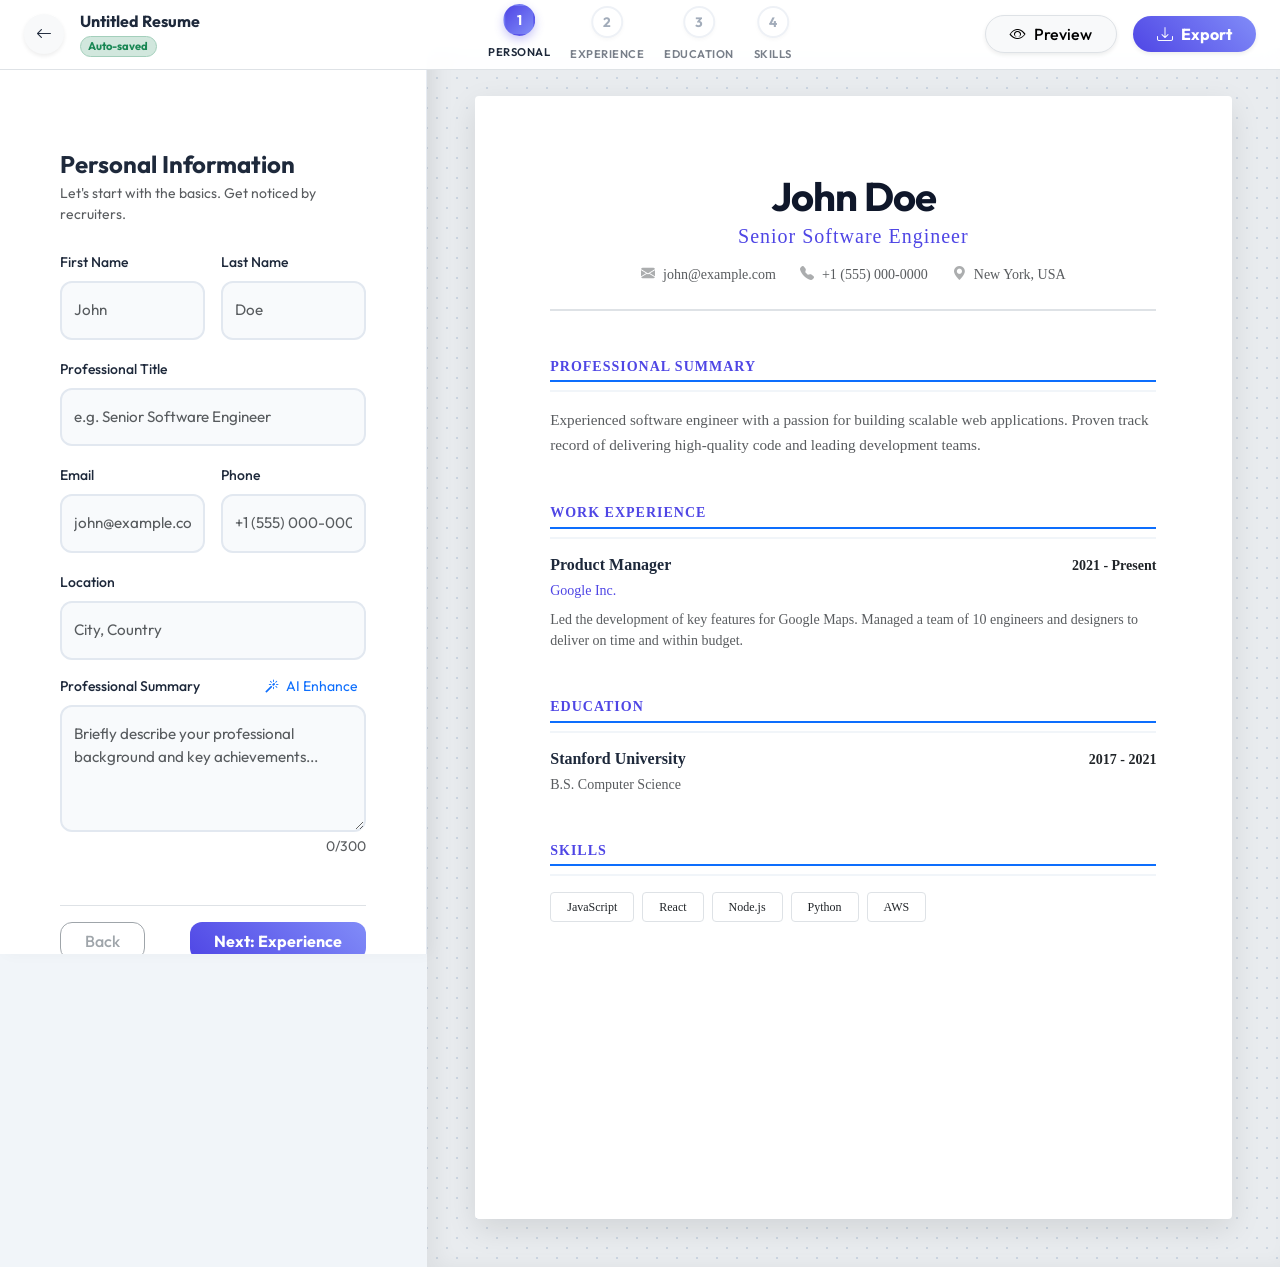
<file: frontend/builder.html>
<!DOCTYPE html>
<html lang="en">

<head>
    <meta charset="UTF-8">
    <meta name="viewport" content="width=device-width, initial-scale=1.0">
    <title>Resume Builder | ONLYJOBS</title>
    <!-- Google Fonts -->
    <link rel="preconnect" href="https://fonts.googleapis.com">
    <link rel="preconnect" href="https://fonts.gstatic.com" crossorigin>
    <link href="https://fonts.googleapis.com/css2?family=Outfit:wght@300;400;500;600;700&display=swap" rel="stylesheet">
    <!-- Bootstrap 5 CSS -->
    <link href="https://cdn.jsdelivr.net/npm/bootstrap@5.3.0/dist/css/bootstrap.min.css" rel="stylesheet">
    <!-- Bootstrap Icons -->
    <link rel="stylesheet" href="https://cdn.jsdelivr.net/npm/bootstrap-icons@1.10.5/font/bootstrap-icons.css">
    <!-- Custom CSS -->
    <link rel="stylesheet" href="style.css">
</head>

<body class="builder-body">

    <!-- Builder Header -->
    <nav class="navbar navbar-expand-lg glass-nav fixed-top border-bottom" style="height: 70px;">
        <div class="container-fluid px-4">
            <div class="d-flex align-items-center gap-3">
                <a href="dashboard.html" class="btn btn-outline-secondary rounded-circle shadow-sm border-0 bg-light"
                    style="width: 40px; height: 40px; display: flex; align-items: center; justify-content: center;">
                    <i class="bi bi-arrow-left"></i>
                </a>
                <div>
                    <h6 class="fw-bold mb-0">Untitled Resume</h6>
                    <span
                        class="badge bg-success-subtle text-success border border-success-subtle rounded-pill user-select-none"
                        style="font-size: 0.7rem;">Auto-saved</span>
                </div>
            </div>

            <div class="d-none d-lg-flex align-items-center position-absolute start-50 translate-middle-x">

                <div class="step-indicator active" data-step="1">
                    <div class="step-number">1</div>
                    <span class="step-label">Personal</span>
                </div>
                <div class="step-line"></div>

                <div class="step-indicator" data-step="2">
                    <div class="step-number">2</div>
                    <span class="step-label">Experience</span>
                </div>
                <div class="step-line"></div>

                <div class="step-indicator" data-step="3">
                    <div class="step-number">3</div>
                    <span class="step-label">Education</span>
                </div>
                <div class="step-line"></div>

                <div class="step-indicator" data-step="4">
                    <div class="step-number">4</div>
                    <span class="step-label">Skills</span>
                </div>

            </div>

            <div class="d-flex align-items-center gap-3">
                <button id="previewBtn" class="btn btn-light fw-medium rounded-pill px-4 shadow-sm border">
                    <i class="bi bi-eye me-2"></i>Preview
                </button>
                <button id="exportBtn" type="button"
                    class="btn btn-primary btn-gradient fw-bold rounded-pill px-4 shadow-sm">
                    <i class="bi bi-download me-2"></i>Export
                </button>
            </div>
        </div>
    </nav>

    <!-- Main Builder Area -->
    <div class="container-fluid min-vh-100 pt-0 mt-0">
        <div class="row h-100">

            <!-- Left Panel: Form Wizard -->
            <div class="col-lg-5 col-xl-4 builder-sidebar h-100 overflow-y-auto pb-5 custom-scrollbar pt-5 mt-4"
                style="position: fixed; top: 30px; bottom: 0; left: 0; z-index: 10;">
                <div class="p-4 p-md-5 pt-4">
                    <form id="resumeForm">

                        <!-- Step 1: Personal Info -->
                        <div class="wizard-step" data-step="1">
                            <h4 class="fw-bold mb-1">Personal Information</h4>
                            <p class="text-muted small mb-4">Let's start with the basics. Get noticed by recruiters.</p>

                            <div class="row g-3">
                                <div class="col-md-6">
                                    <label class="form-label fw-medium small">First Name</label>
                                    <input type="text" id="firstName" class="form-control" name="firstName"
                                        placeholder="John">
                                </div>
                                <div class="col-md-6">
                                    <label class="form-label fw-medium small">Last Name</label>
                                    <input type="text" id="lastName" class="form-control" name="lastName"
                                        placeholder="Doe">
                                </div>
                                <div class="col-12">
                                    <label class="form-label fw-medium small">Professional Title</label>
                                    <input type="text" id="jobTitle" class="form-control" name="jobTitle"
                                        placeholder="e.g. Senior Software Engineer">
                                </div>
                                <div class="col-md-6">
                                    <label class="form-label fw-medium small">Email</label>
                                    <input type="email" id="email" class="form-control" name="email"
                                        placeholder="john@example.com">
                                </div>
                                <div class="col-md-6">
                                    <label class="form-label fw-medium small">Phone</label>
                                    <input type="tel" id="phone" class="form-control" name="phone"
                                        placeholder="+1 (555) 000-0000">
                                </div>
                                <div class="col-12">
                                    <label class="form-label fw-medium small">Location</label>
                                    <input type="text" id="location" class="form-control" name="location"
                                        placeholder="City, Country">
                                </div>

                                <div class="col-12">
                                    <div class="d-flex justify-content-between align-items-center mb-2">
                                        <label class="form-label fw-medium small mb-0">Professional Summary</label>
                                        <button type="button" id="aiEnhanceSummary"
                                            class="btn btn-sm btn-outline-primary rounded-pill border-0 py-0">
                                            <i class="bi bi-magic me-1"></i> AI Enhance
                                        </button>
                                    </div>

                                    <textarea id="summaryInput" class="form-control" name="summary" rows="4"
                                        placeholder="Briefly describe your professional background and key achievements..."></textarea>

                                    <div class="form-text text-end" id="summaryCounter">0/300</div>
                                </div>

                            </div>
                        </div>

                        <!-- Step 2: Experience -->
                        <div class="wizard-step d-none" data-step="2">
                            <h4 class="fw-bold mb-1">Work Experience</h4>
                            <p class="text-muted small mb-4">Add your relevant work history.</p>

                            <div id="experienceContainer">
                                <!-- Dynamic Experience Items will go here -->
                                <div class="experience-item border rounded-3 p-3 mb-3 bg-light-subtle">
                                    <div class="row g-3">
                                        <div class="col-12">
                                            <label class="form-label fw-medium small">Job Title</label>
                                            <input type="text" class="form-control" placeholder="e.g. Product Manager">
                                        </div>
                                        <div class="col-12">
                                            <label class="form-label fw-medium small">Company</label>
                                            <input type="text" class="form-control" placeholder="e.g. Google">
                                        </div>
                                        <div class="col-md-6">
                                            <label class="form-label fw-medium small">Start Date</label>
                                            <input type="month" class="form-control">
                                        </div>
                                        <div class="col-md-6">
                                            <label class="form-label fw-medium small">End Date</label>
                                            <input type="month" class="form-control">
                                        </div>
                                        <div class="col-12">
                                            <div class="form-check">
                                                <input class="form-check-input" type="checkbox" id="currentJob">
                                                <label class="form-check-label small" for="currentJob">I currently work
                                                    here</label>
                                            </div>
                                        </div>
                                        <div class="col-12">
                                            <label class="form-label fw-medium small">Description</label>
                                            <textarea class="form-control" rows="3"
                                                placeholder="Describe your responsibilities and achievements..."></textarea>
                                        </div>
                                    </div>
                                </div>
                            </div>

                            <button type="button" class="btn btn-outline-primary w-100 border-dashed fw-medium py-2">
                                <i class="bi bi-plus-lg me-1"></i> Add Another Position
                            </button>
                        </div>

                        <!-- Step 3: Education -->
                        <div class="wizard-step d-none" data-step="3">
                            <h4 class="fw-bold mb-1">Education</h4>
                            <p class="text-muted small mb-4">List your academic background.</p>

                            <div id="educationContainer">
                                <div class="education-item border rounded-3 p-3 mb-3 bg-light-subtle">
                                    <div class="row g-3">
                                        <div class="col-12">
                                            <label class="form-label fw-medium small">School / University</label>
                                            <input type="text" class="form-control"
                                                placeholder="e.g. Stanford University">
                                        </div>
                                        <div class="col-12">
                                            <label class="form-label fw-medium small">Degree</label>
                                            <input type="text" class="form-control"
                                                placeholder="e.g. Bachelor of Science in Computer Science">
                                        </div>
                                        <div class="col-md-6">
                                            <label class="form-label fw-medium small">Start Date</label>
                                            <input type="month" class="form-control">
                                        </div>
                                        <div class="col-md-6">
                                            <label class="form-label fw-medium small">End Date</label>
                                            <input type="month" class="form-control">
                                        </div>
                                    </div>
                                </div>
                            </div>

                            <button type="button" class="btn btn-outline-primary w-100 border-dashed fw-medium py-2">
                                <i class="bi bi-plus-lg me-1"></i> Add Another School
                            </button>
                        </div>

                        <!-- Step 4: Skills -->
                        <div class="wizard-step d-none" data-step="4">
                            <h4 class="fw-bold mb-1">Skills</h4>
                            <p class="text-muted small mb-4">Highlight your top skills.</p>

                            <div class="mb-3">
                                <label class="form-label fw-medium small">Add Skills</label>
                                <div class="input-group mb-3">
                                    <input type="text" class="form-control"
                                        placeholder="e.g. Python, Leadership, Adobe XD">
                                    <button class="btn btn-outline-primary" type="button">Add</button>
                                </div>
                            </div>

                            <div class="d-flex flex-wrap gap-2" id="skillsContainer">
                                <span
                                    class="badge bg-primary-subtle text-primary border px-3 py-2 rounded-pill d-flex align-items-center gap-2">
                                    JavaScript <i class="bi bi-x cursor-pointer"></i>
                                </span>
                                <span
                                    class="badge bg-primary-subtle text-primary border px-3 py-2 rounded-pill d-flex align-items-center gap-2">
                                    React <i class="bi bi-x cursor-pointer"></i>
                                </span>
                                <span
                                    class="badge bg-primary-subtle text-primary border px-3 py-2 rounded-pill d-flex align-items-center gap-2">
                                    Node.js <i class="bi bi-x cursor-pointer"></i>
                                </span>
                            </div>
                        </div>

                        <!-- Navigation Buttons -->
                        <div class="d-flex justify-content-between mt-5 pt-3 border-top">
                            <button type="button" class="btn btn-outline-secondary px-4 fw-medium" id="prevBtn"
                                disabled>Back</button>
                            <button type="button" class="btn btn-primary btn-gradient px-4 fw-bold" id="nextBtn">Next:
                                Experience</button>
                        </div>

                    </form>
                </div>
            </div>

            <!-- Right Panel: Live Preview -->
            <div class="col-lg-7 col-xl-8 offset-lg-5 offset-xl-4 preview-container min-vh-100 d-flex justify-content-center p-5 pt-5 mt-5"
                style="z-index: 1;">
                <div class="resume-paper" id="resumePreview">
                    <!-- Resume Header -->
                    <div class="text-center mb-5 pb-4 border-bottom border-2">
                        <h1 class="display-5 fw-bold mb-1" id="previewName">John Doe</h1>
                        <p class="text-primary h5 mb-3 fw-medium letter-spacing-1" id="previewTitle">Senior Software
                            Engineer</p>

                        <div class="d-flex justify-content-center gap-4 text-muted small">
                            <span id="previewEmail" class="d-flex align-items-center gap-1">
                                <i class="bi bi-envelope-fill text-muted opacity-50 me-1"></i> john@example.com
                            </span>
                            <span id="previewPhone" class="d-flex align-items-center gap-1">
                                <i class="bi bi-telephone-fill text-muted opacity-50 me-1"></i> +1 (555) 000-0000
                            </span>
                            <span id="previewLocation" class="d-flex align-items-center gap-1">
                                <i class="bi bi-geo-alt-fill text-muted opacity-50 me-1"></i> New York, USA
                            </span>
                        </div>
                    </div>

                    <!-- Summary -->
                    <div class="mb-5">
                        <div class="resume-section-header">
                            <h6 class="fw-bold text-uppercase text-primary small mb-0 letter-spacing-1 spacing-header">
                                Professional Summary</h6>
                        </div>
                        <p class="text-muted" id="previewSummary" style="font-size: 0.95rem; line-height: 1.6;">
                            Experienced software engineer with a passion for building scalable web applications. Proven
                            track record of delivering high-quality code and leading development teams.
                        </p>
                    </div>

                    <!-- Experience -->
                    <div class="mb-5">
                        <div class="resume-section-header">
                            <h6 class="fw-bold text-uppercase text-primary small mb-0 letter-spacing-1 spacing-header">
                                Work Experience</h6>
                        </div>
                        <div id="previewExperience">
                            <div class="mb-4">
                                <div class="d-flex justify-content-between mb-1">
                                    <span class="fw-bold h6 mb-0">Product Manager</span>
                                    <span class="fw-bold small text-dark">2021 - Present</span>
                                </div>
                                <div class="text-primary small fw-medium mb-2">Google Inc.</div>
                                <p class="text-muted small mb-0" style="line-height: 1.5;">Led the development of key
                                    features for Google Maps. Managed a team of 10 engineers and designers to deliver on
                                    time and within budget.</p>
                            </div>
                        </div>
                    </div>

                    <!-- Education -->
                    <div class="mb-5">
                        <div class="resume-section-header">
                            <h6 class="fw-bold text-uppercase text-primary small mb-0 letter-spacing-1 spacing-header">
                                Education</h6>
                        </div>
                        <div id="previewEducation">
                            <div class="mb-3">
                                <div class="d-flex justify-content-between mb-1">
                                    <span class="fw-bold h6 mb-0">Stanford University</span>
                                    <span class="fw-bold small text-dark">2017 - 2021</span>
                                </div>
                                <div class="text-muted small">B.S. Computer Science</div>
                            </div>
                        </div>
                    </div>

                    <!-- Skills -->
                    <div>
                        <div class="resume-section-header">
                            <h6 class="fw-bold text-uppercase text-primary small mb-0 letter-spacing-1 spacing-header">
                                Skills</h6>
                        </div>
                        <div class="d-flex flex-wrap gap-2" id="previewSkills">
                            <span
                                class="badge bg-white text-dark fw-normal border px-3 py-2 rounded-1">JavaScript</span>
                            <span class="badge bg-white text-dark fw-normal border px-3 py-2 rounded-1">React</span>
                            <span class="badge bg-white text-dark fw-normal border px-3 py-2 rounded-1">Node.js</span>
                            <span class="badge bg-white text-dark fw-normal border px-3 py-2 rounded-1">Python</span>
                            <span class="badge bg-white text-dark fw-normal border px-3 py-2 rounded-1">AWS</span>
                        </div>
                    </div>

                </div>
            </div>

        </div>
    </div>

    <!-- Bootstrap JS Bundle -->
    <script src="https://cdn.jsdelivr.net/npm/bootstrap@5.3.0/dist/js/bootstrap.bundle.min.js"></script>
    <script src="script.js"></script>
</body>

</html>
</file>
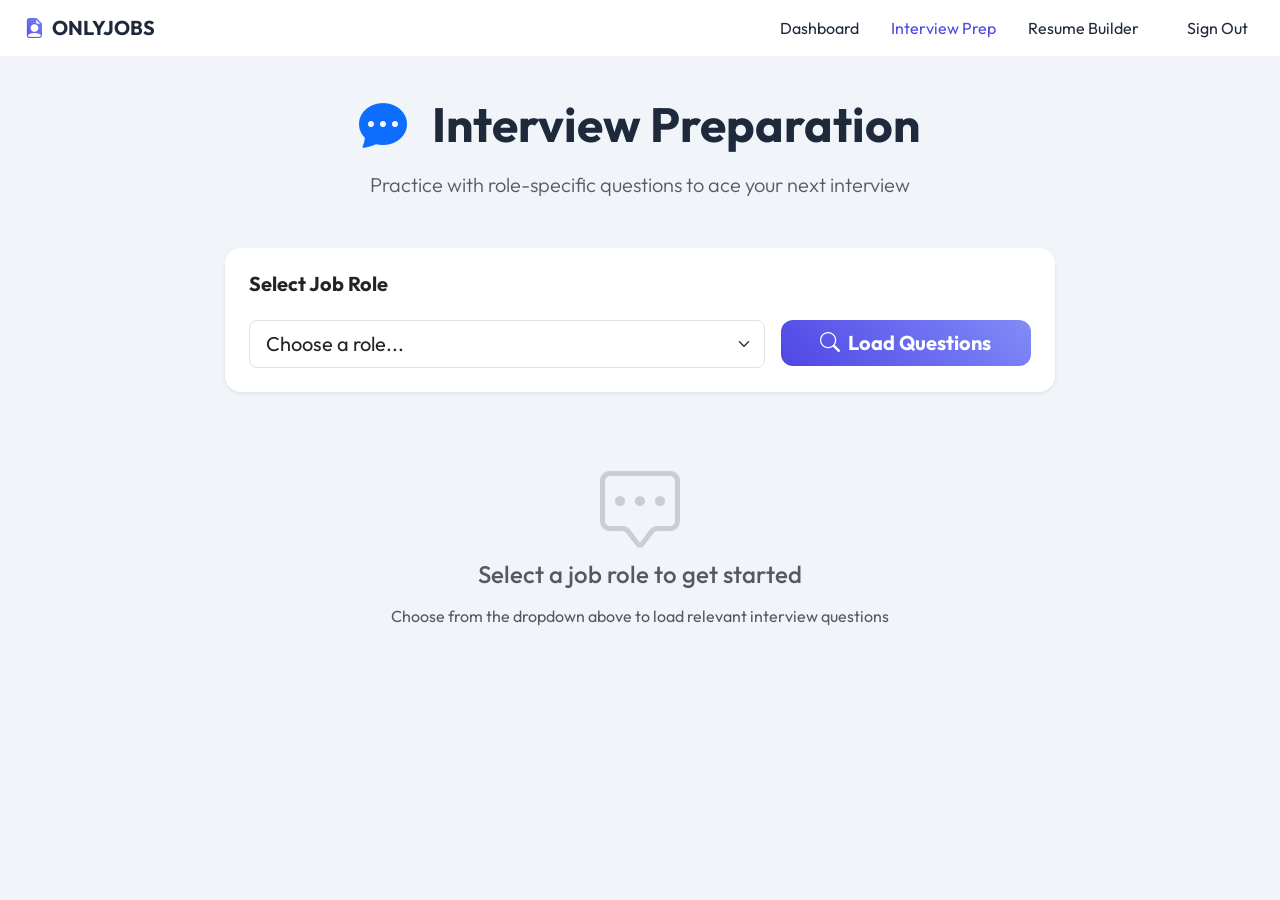
<file: frontend/interview.html>
<!DOCTYPE html>
<html lang="en">

<head>
    <meta charset="UTF-8">
    <meta name="viewport" content="width=device-width, initial-scale=1.0">
    <title>Interview Prep | ONLYJOBS</title>
    <link rel="preconnect" href="https://fonts.googleapis.com">
    <link rel="preconnect" href="https://fonts.gstatic.com" crossorigin>
    <link href="https://fonts.googleapis.com/css2?family=Outfit:wght@300;400;500;600;700&display=swap" rel="stylesheet">
    <link href="https://cdn.jsdelivr.net/npm/bootstrap@5.3.0/dist/css/bootstrap.min.css" rel="stylesheet">
    <link rel="stylesheet" href="https://cdn.jsdelivr.net/npm/bootstrap-icons@1.10.5/font/bootstrap-icons.css">
    <link rel="stylesheet" href="style.css">
</head>

<body class="dashboard-body">

    <nav class="navbar navbar-expand-lg navbar-dark glass-nav fixed-top">
        <div class="container-fluid px-4">
            <a class="navbar-brand fw-bold d-flex align-items-center gap-2" href="index.html">
                <i class="bi bi-file-earmark-person-fill text-primary-gradient"></i> ONLYJOBS
            </a>
            <button class="navbar-toggler" type="button" data-bs-toggle="collapse" data-bs-target="#navbarNav">
                <span class="navbar-toggler-icon"></span>
            </button>
            <div class="collapse navbar-collapse" id="navbarNav">
                <ul class="navbar-nav ms-auto align-items-center gap-3">
                    <li class="nav-item">
                        <a class="nav-link" href="dashboard">Dashboard</a>
                    </li>
                    <li class="nav-item">
                        <a class="nav-link active" href="interview">Interview Prep</a>
                    </li>
                    <li class="nav-item">
                        <a class="nav-link" href="builder">Resume Builder</a>
                    </li>
                    <li class="nav-item ms-lg-3">
                        <a class="nav-link text-danger" href="index.html">Sign Out</a>
                    </li>
                </ul>
            </div>
        </div>
    </nav>

    <div class="container-fluid pt-5 mt-5 pb-5">
        <div class="row justify-content-center">
            <div class="col-lg-10 col-xl-8">

                <!-- Header Section -->
                <div class="text-center mb-5">
                    <h1 class="display-5 fw-bold mb-3">
                        <i class="bi bi-chat-dots-fill text-primary me-3"></i>
                        Interview Preparation
                    </h1>
                    <p class="lead text-muted">Practice with role-specific questions to ace your next interview</p>
                </div>

                <!-- Job Title Selection -->
                <div class="card border-0 shadow-sm feature-card mb-4">
                    <div class="card-body p-4">
                        <h5 class="fw-bold mb-4">Select Job Role</h5>
                        <div class="row g-3">
                            <div class="col-md-8">
                                <select class="form-select form-select-lg" id="jobRoleSelect">
                                    <option value="">Choose a role...</option>
                                    <option value="Frontend Web Developer">Frontend Web Developer</option>
                                    <option value="Web Developer">Web Developer</option>
                                    <option value="Social Media Manager">Social Media Manager</option>
                                    <option value="Network Engineer">Network Engineer</option>
                                    <option value="Quality Control Manager">Quality Control Manager</option>
                                    <option value="Generic">Other / General Questions</option>
                                </select>
                            </div>
                            <div class="col-md-4">
                                <button class="btn btn-primary btn-lg w-100 fw-bold btn-gradient" id="loadQuestionsBtn">
                                    <i class="bi bi-search me-2"></i>Load Questions
                                </button>
                            </div>
                        </div>
                    </div>
                </div>

                <!-- Loading State -->
                <div id="loadingState" class="text-center py-5 d-none">
                    <div class="spinner-border text-primary" role="status">
                        <span class="visually-hidden">Loading...</span>
                    </div>
                    <p class="text-muted mt-3">Loading interview questions...</p>
                </div>

                <!-- Questions Display -->
                <div id="questionsContainer" class="d-none">

                    <!-- Technical Questions -->
                    <div class="card border-0 shadow-sm feature-card mb-4">
                        <div class="card-header bg-transparent border-0 pt-4 px-4">
                            <h5 class="fw-bold mb-0">
                                <i class="bi bi-code-square text-primary me-2"></i>
                                Technical Questions
                            </h5>
                        </div>
                        <div class="card-body px-4 pb-4">
                            <div id="technicalQuestions" class="list-group list-group-flush">
                                <!-- Questions will be inserted here -->
                            </div>
                        </div>
                    </div>

                    <!-- Behavioral Questions -->
                    <div class="card border-0 shadow-sm feature-card mb-4">
                        <div class="card-header bg-transparent border-0 pt-4 px-4">
                            <h5 class="fw-bold mb-0">
                                <i class="bi bi-people-fill text-success me-2"></i>
                                Behavioral Questions
                            </h5>
                        </div>
                        <div class="card-body px-4 pb-4">
                            <div id="behavioralQuestions" class="list-group list-group-flush">
                                <!-- Questions will be inserted here -->
                            </div>
                        </div>
                    </div>

                    <!-- Situational Questions -->
                    <div class="card border-0 shadow-sm feature-card mb-4">
                        <div class="card-header bg-transparent border-0 pt-4 px-4">
                            <h5 class="fw-bold mb-0">
                                <i class="bi bi-lightbulb-fill text-warning me-2"></i>
                                Situational Questions
                            </h5>
                        </div>
                        <div class="card-body px-4 pb-4">
                            <div id="situationalQuestions" class="list-group list-group-flush">
                                <!-- Questions will be inserted here -->
                            </div>
                        </div>
                    </div>

                    <!-- Action Buttons -->
                    <div class="text-center mt-4">
                        <button class="btn btn-outline-primary btn-lg px-5 rounded-pill me-3" id="refreshQuestionsBtn">
                            <i class="bi bi-arrow-clockwise me-2"></i>Get Different Questions
                        </button>
                        <button class="btn btn-outline-secondary btn-lg px-5 rounded-pill" onclick="window.print()">
                            <i class="bi bi-printer me-2"></i>Print Questions
                        </button>
                    </div>
                </div>

                <!-- Empty State -->
                <div id="emptyState" class="text-center py-5">
                    <i class="bi bi-chat-square-dots display-1 text-muted opacity-25 mb-4"></i>
                    <h4 class="text-muted mb-3">Select a job role to get started</h4>
                    <p class="text-muted">Choose from the dropdown above to load relevant interview questions</p>
                </div>

            </div>
        </div>
    </div>

    <script src="https://cdn.jsdelivr.net/npm/bootstrap@5.3.0/dist/js/bootstrap.bundle.min.js"></script>
    <script>
        // Interview Questions Handler
        const jobRoleSelect = document.getElementById('jobRoleSelect');
        const loadQuestionsBtn = document.getElementById('loadQuestionsBtn');
        const refreshQuestionsBtn = document.getElementById('refreshQuestionsBtn');
        const loadingState = document.getElementById('loadingState');
        const questionsContainer = document.getElementById('questionsContainer');
        const emptyState = document.getElementById('emptyState');

        let currentJobTitle = '';

        // Load questions on button click
        loadQuestionsBtn.addEventListener('click', loadInterviewQuestions);

        // Refresh questions
        if (refreshQuestionsBtn) {
            refreshQuestionsBtn.addEventListener('click', () => {
                if (currentJobTitle) {
                    loadInterviewQuestions();
                }
            });
        }

        async function loadInterviewQuestions() {
            const jobTitle = jobRoleSelect.value;
            
            if (!jobTitle) {
                alert('Please select a job role first');
                return;
            }

            currentJobTitle = jobTitle;

            // Show loading state
            emptyState.classList.add('d-none');
            questionsContainer.classList.add('d-none');
            loadingState.classList.remove('d-none');

            try {
                // --- ADDED THIS LINE FOR SMART URL SWITCHING ---
                const apiUrl = window.location.hostname.includes("localhost") || window.location.hostname.includes("127.0.0.1")
                             ? "/get_questions" 
                             : "https://onlyjobs-five.vercel.app/get_questions";

                // --- UPDATED FETCH TO USE THE apiUrl VARIABLE ---
                const response = await fetch(apiUrl, {
                    method: 'POST',
                    headers: {
                        'Content-Type': 'application/json',
                    },
                    body: JSON.stringify({
                        job_title: jobTitle
                    })
                });

                if (!response.ok) {
                    throw new Error('Failed to fetch questions');
                }

                const data = await response.json();

                if (data.success && data.questions) {
                    displayQuestions(data.questions);
                    
                    // Hide loading, show questions
                    loadingState.classList.add('d-none');
                    questionsContainer.classList.remove('d-none');
                } else {
                    throw new Error('Invalid response format');
                }

            } catch (error) {
                console.error('Error loading questions:', error);
                loadingState.classList.add('d-none');
                emptyState.classList.remove('d-none');
                alert('Failed to load interview questions. Please try again.');
            }
        }

        function displayQuestions(questions) {
            // Display Technical Questions
            const technicalContainer = document.getElementById('technicalQuestions');
            technicalContainer.innerHTML = '';

            if (questions.technical && questions.technical.length > 0) {
                questions.technical.forEach((q, index) => {
                    technicalContainer.innerHTML += createQuestionCard(q, index + 1, 'primary');
                });
            } else {
                technicalContainer.innerHTML = '<p class="text-muted text-center py-3">No technical questions available</p>';
            }

            // Display Behavioral Questions
            const behavioralContainer = document.getElementById('behavioralQuestions');
            behavioralContainer.innerHTML = '';

            if (questions.behavioral && questions.behavioral.length > 0) {
                questions.behavioral.forEach((q, index) => {
                    behavioralContainer.innerHTML += createQuestionCard(q, index + 1, 'success');
                });
            } else {
                behavioralContainer.innerHTML = '<p class="text-muted text-center py-3">No behavioral questions available</p>';
            }

            // Display Situational Questions
            const situationalContainer = document.getElementById('situationalQuestions');
            situationalContainer.innerHTML = '';

            if (questions.situational && questions.situational.length > 0) {
                questions.situational.forEach((q, index) => {
                    situationalContainer.innerHTML += createQuestionCard(q, index + 1, 'warning');
                });
            } else {
                situationalContainer.innerHTML = '<p class="text-muted text-center py-3">No situational questions available</p>';
            }
        }

        function createQuestionCard(question, number, color) {
            return `
                <div class="list-group-item bg-transparent border-0 px-0 py-3">
                    <div class="d-flex gap-3 align-items-start">
                        <span class="badge bg-${color}-subtle text-${color} rounded-circle d-flex align-items-center justify-content-center" 
                              style="width: 32px; height: 32px; font-weight: 600;">
                            ${number}
                        </span>
                        <div class="flex-grow-1">
                            <p class="mb-2 fw-medium">${question}</p>
                            <div class="d-flex gap-2">
                                <button class="btn btn-sm btn-outline-${color} rounded-pill" 
                                        onclick="toggleAnswer(this)">
                                    <i class="bi bi-lightbulb me-1"></i>Show Tips
                                </button>
                            </div>
                            <div class="answer-section d-none mt-3 p-3 bg-${color}-subtle rounded-3">
                                <p class="small mb-0 text-dark">
                                    <strong>How to Answer:</strong> ${color === 'primary'
                                        ? 'Explain the core concept clearly, mention a real-world scenario where you used this, and discuss any trade-offs or performance considerations.'
                                        : 'Use the <strong>STAR method</strong>: describe the Situation, the Task you had, the Action you took, and the Result you achieved.'}
                                </p>
                            </div>
                        </div>
                    </div>
                </div>
            `;
        }

        function toggleAnswer(button) {
            const answerSection = button.parentElement.nextElementSibling;
            
            if (answerSection.classList.contains('d-none')) {
                answerSection.classList.remove('d-none');
                // Use textContent or specific selectors to avoid breaking the icon
                button.innerHTML = '<i class="bi bi-x-lg me-1"></i>Hide Tips';
            } else {
                answerSection.classList.add('d-none');
                button.innerHTML = '<i class="bi bi-lightbulb me-1"></i>Show Tips';
            }
        }

        // Check if there's a recommended job from dashboard
        window.addEventListener('DOMContentLoaded', () => {
            // 1. Check if we have data passed from the Dashboard in localStorage
            const savedQuestions = localStorage.getItem("interviewQuestions");
            const savedJob = localStorage.getItem("currentInterviewJob");

            if (savedQuestions && savedJob) {
                // Automatically display the questions we already have
                currentJobTitle = savedJob;
                jobRoleSelect.value = savedJob;

                displayQuestions(JSON.parse(savedQuestions));

                // UI transitions
                emptyState.classList.add('d-none');
                loadingState.classList.add('d-none');
                questionsContainer.classList.remove('d-none');
            }
            // 2. Fallback: Check if there's a job in the URL (e.g., ?job=Developer)
            else {
                const urlParams = new URLSearchParams(window.location.search);
                const jobTitle = urlParams.get('job');

                if (jobTitle) {
                    jobRoleSelect.value = jobTitle;
                    loadInterviewQuestions();
                }
            }
        });
    </script>
</body>

</html>
</file>
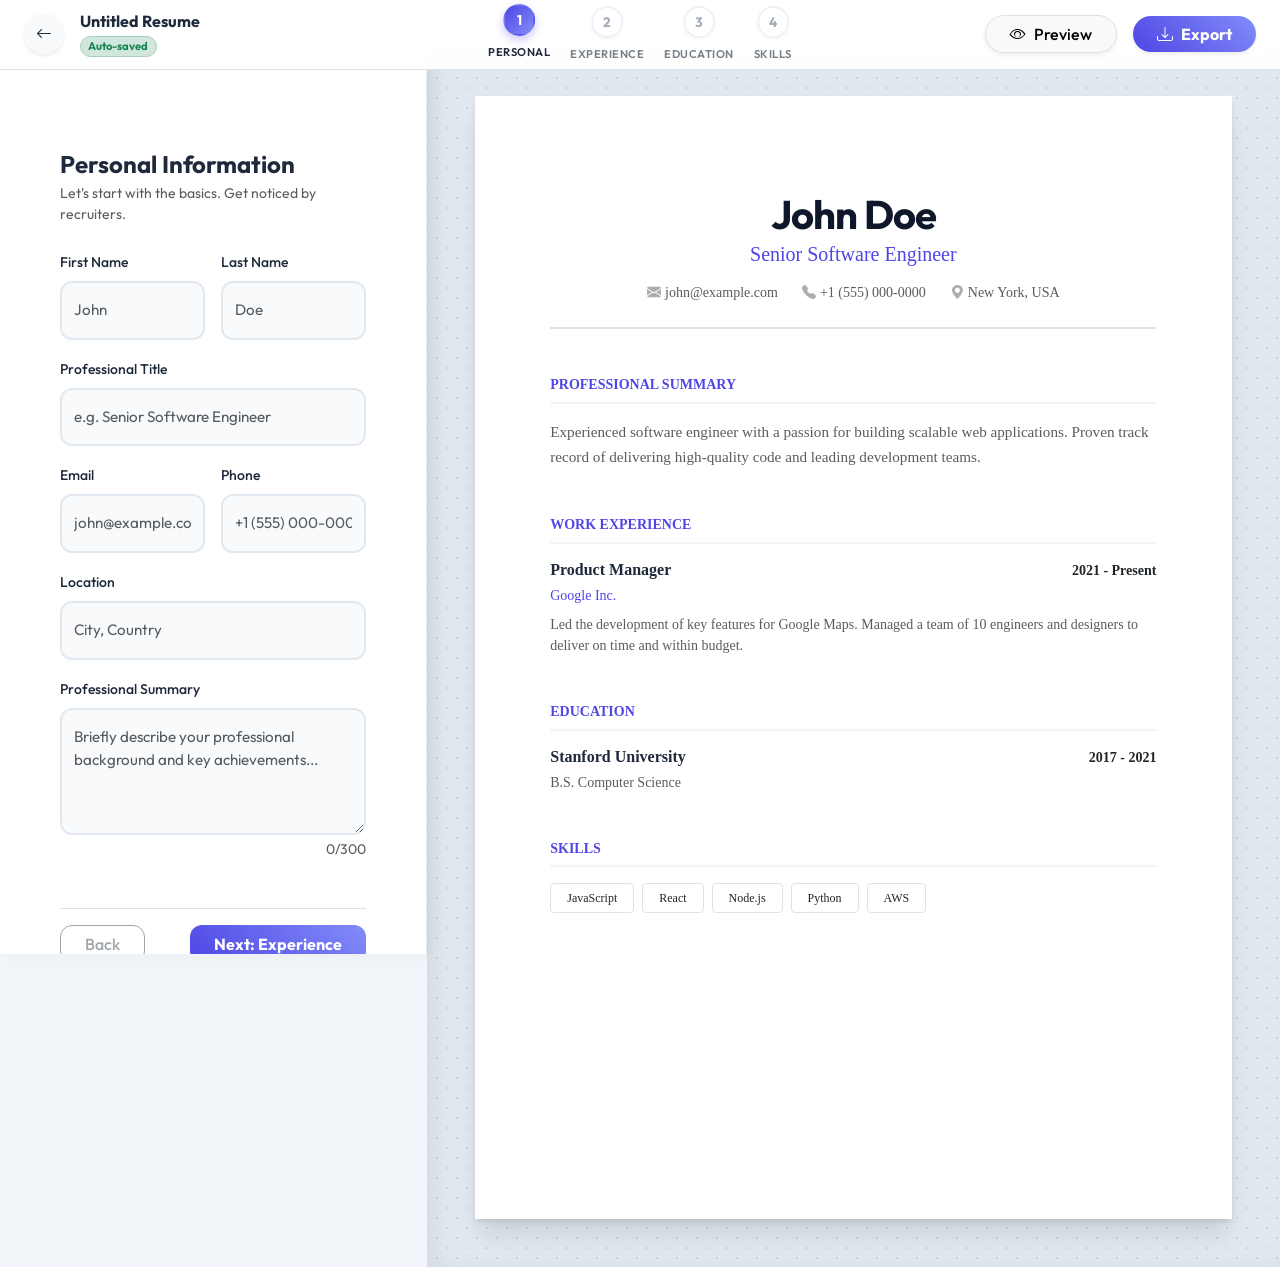
<file: ONLYJOBS/frontend/builder.html>
<!DOCTYPE html>
<html lang="en">

<head>
    <meta charset="UTF-8">
    <meta name="viewport" content="width=device-width, initial-scale=1.0">
    <title>Resume Builder | ONLYJOBS</title>
    <!-- Google Fonts -->
    <link rel="preconnect" href="https://fonts.googleapis.com">
    <link rel="preconnect" href="https://fonts.gstatic.com" crossorigin>
    <link href="https://fonts.googleapis.com/css2?family=Outfit:wght@300;400;500;600;700&display=swap" rel="stylesheet">
    <!-- Bootstrap 5 CSS -->
    <link href="https://cdn.jsdelivr.net/npm/bootstrap@5.3.0/dist/css/bootstrap.min.css" rel="stylesheet">
    <!-- Bootstrap Icons -->
    <link rel="stylesheet" href="https://cdn.jsdelivr.net/npm/bootstrap-icons@1.10.5/font/bootstrap-icons.css">
    <!-- Custom CSS -->
    <link rel="stylesheet" href="style.css">
</head>

<body class="builder-body">

    <!-- Builder Header -->
    <nav class="navbar navbar-expand-lg glass-nav fixed-top border-bottom" style="height: 70px;">
        <div class="container-fluid px-4">
            <div class="d-flex align-items-center gap-3">
                <a href="dashboard.html" class="btn btn-outline-secondary rounded-circle shadow-sm border-0 bg-light"
                    style="width: 40px; height: 40px; display: flex; align-items: center; justify-content: center;">
                    <i class="bi bi-arrow-left"></i>
                </a>
                <div>
                    <h6 class="fw-bold mb-0">Untitled Resume</h6>
                    <span
                        class="badge bg-success-subtle text-success border border-success-subtle rounded-pill user-select-none"
                        style="font-size: 0.7rem;">Auto-saved</span>
                </div>
            </div>

            <div class="d-none d-lg-flex align-items-center position-absolute start-50 translate-middle-x">

                <div class="step-indicator active" data-step="1">
                    <div class="step-number">1</div>
                    <span class="step-label">Personal</span>
                </div>
                <div class="step-line"></div>

                <div class="step-indicator" data-step="2">
                    <div class="step-number">2</div>
                    <span class="step-label">Experience</span>
                </div>
                <div class="step-line"></div>

                <div class="step-indicator" data-step="3">
                    <div class="step-number">3</div>
                    <span class="step-label">Education</span>
                </div>
                <div class="step-line"></div>

                <div class="step-indicator" data-step="4">
                    <div class="step-number">4</div>
                    <span class="step-label">Skills</span>
                </div>

            </div>

            <div class="d-flex align-items-center gap-3">
                <button class="btn btn-light fw-medium rounded-pill px-4 shadow-sm border">
                    <i class="bi bi-eye me-2"></i>Preview
                </button>
                <button class="btn btn-primary btn-gradient fw-bold rounded-pill px-4 shadow-sm">
                    <i class="bi bi-download me-2"></i>Export
                </button>
            </div>
        </div>
    </nav>

    <!-- Main Builder Area -->
    <div class="container-fluid min-vh-100 pt-0 mt-0">
        <div class="row h-100">

            <!-- Left Panel: Form Wizard -->
            <div class="col-lg-5 col-xl-4 builder-sidebar h-100 overflow-y-auto pb-5 custom-scrollbar pt-5 mt-4"
                style="position: fixed; top: 30px; bottom: 0; left: 0; z-index: 10;">
                <div class="p-4 p-md-5 pt-4">
                    <form id="resumeForm">

                        <!-- Step 1: Personal Info -->
                        <div class="wizard-step" data-step="1">
                            <h4 class="fw-bold mb-1">Personal Information</h4>
                            <p class="text-muted small mb-4">Let's start with the basics. Get noticed by recruiters.</p>

                            <div class="row g-3">
                                <div class="col-md-6">
                                    <label class="form-label fw-medium small">First Name</label>
                                    <input type="text" class="form-control" name="firstName" placeholder="John">
                                </div>
                                <div class="col-md-6">
                                    <label class="form-label fw-medium small">Last Name</label>
                                    <input type="text" class="form-control" name="lastName" placeholder="Doe">
                                </div>
                                <div class="col-12">
                                    <label class="form-label fw-medium small">Professional Title</label>
                                    <input type="text" class="form-control" name="jobTitle"
                                        placeholder="e.g. Senior Software Engineer">
                                </div>
                                <div class="col-md-6">
                                    <label class="form-label fw-medium small">Email</label>
                                    <input type="email" class="form-control" name="email"
                                        placeholder="john@example.com">
                                </div>
                                <div class="col-md-6">
                                    <label class="form-label fw-medium small">Phone</label>
                                    <input type="tel" class="form-control" name="phone" placeholder="+1 (555) 000-0000">
                                </div>
                                <div class="col-12">
                                    <label class="form-label fw-medium small">Location</label>
                                    <input type="text" class="form-control" name="location" placeholder="City, Country">
                                </div>
                                <div class="col-12">
                                    <label class="form-label fw-medium small">Professional Summary</label>
                                    <textarea class="form-control" name="summary" rows="4"
                                        placeholder="Briefly describe your professional background and key achievements..."></textarea>
                                    <div class="form-text text-end">0/300</div>
                                </div>
                            </div>
                        </div>

                        <!-- Step 2: Experience -->
                        <div class="wizard-step d-none" data-step="2">
                            <h4 class="fw-bold mb-1">Work Experience</h4>
                            <p class="text-muted small mb-4">Add your relevant work history.</p>

                            <div id="experienceContainer">
                                <!-- Dynamic Experience Items will go here -->
                                <div class="experience-item border rounded-3 p-3 mb-3 bg-light-subtle">
                                    <div class="row g-3">
                                        <div class="col-12">
                                            <label class="form-label fw-medium small">Job Title</label>
                                            <input type="text" class="form-control" placeholder="e.g. Product Manager">
                                        </div>
                                        <div class="col-12">
                                            <label class="form-label fw-medium small">Company</label>
                                            <input type="text" class="form-control" placeholder="e.g. Google">
                                        </div>
                                        <div class="col-md-6">
                                            <label class="form-label fw-medium small">Start Date</label>
                                            <input type="month" class="form-control">
                                        </div>
                                        <div class="col-md-6">
                                            <label class="form-label fw-medium small">End Date</label>
                                            <input type="month" class="form-control">
                                        </div>
                                        <div class="col-12">
                                            <div class="form-check">
                                                <input class="form-check-input" type="checkbox" id="currentJob">
                                                <label class="form-check-label small" for="currentJob">I currently work
                                                    here</label>
                                            </div>
                                        </div>
                                        <div class="col-12">
                                            <label class="form-label fw-medium small">Description</label>
                                            <textarea class="form-control" rows="3"
                                                placeholder="Describe your responsibilities and achievements..."></textarea>
                                        </div>
                                    </div>
                                </div>
                            </div>

                            <button type="button" class="btn btn-outline-primary w-100 border-dashed fw-medium py-2">
                                <i class="bi bi-plus-lg me-1"></i> Add Another Position
                            </button>
                        </div>

                        <!-- Step 3: Education -->
                        <div class="wizard-step d-none" data-step="3">
                            <h4 class="fw-bold mb-1">Education</h4>
                            <p class="text-muted small mb-4">List your academic background.</p>

                            <div id="educationContainer">
                                <div class="education-item border rounded-3 p-3 mb-3 bg-light-subtle">
                                    <div class="row g-3">
                                        <div class="col-12">
                                            <label class="form-label fw-medium small">School / University</label>
                                            <input type="text" class="form-control"
                                                placeholder="e.g. Stanford University">
                                        </div>
                                        <div class="col-12">
                                            <label class="form-label fw-medium small">Degree</label>
                                            <input type="text" class="form-control"
                                                placeholder="e.g. Bachelor of Science in Computer Science">
                                        </div>
                                        <div class="col-md-6">
                                            <label class="form-label fw-medium small">Start Date</label>
                                            <input type="month" class="form-control">
                                        </div>
                                        <div class="col-md-6">
                                            <label class="form-label fw-medium small">End Date</label>
                                            <input type="month" class="form-control">
                                        </div>
                                    </div>
                                </div>
                            </div>

                            <button type="button" class="btn btn-outline-primary w-100 border-dashed fw-medium py-2">
                                <i class="bi bi-plus-lg me-1"></i> Add Another School
                            </button>
                        </div>

                        <!-- Step 4: Skills -->
                        <div class="wizard-step d-none" data-step="4">
                            <h4 class="fw-bold mb-1">Skills</h4>
                            <p class="text-muted small mb-4">Highlight your top skills.</p>

                            <div class="mb-3">
                                <label class="form-label fw-medium small">Add Skills</label>
                                <div class="input-group mb-3">
                                    <input type="text" class="form-control"
                                        placeholder="e.g. Python, Leadership, Adobe XD">
                                    <button class="btn btn-outline-primary" type="button">Add</button>
                                </div>
                            </div>

                            <div class="d-flex flex-wrap gap-2" id="skillsContainer">
                                <span
                                    class="badge bg-primary-subtle text-primary border px-3 py-2 rounded-pill d-flex align-items-center gap-2">
                                    JavaScript <i class="bi bi-x cursor-pointer"></i>
                                </span>
                                <span
                                    class="badge bg-primary-subtle text-primary border px-3 py-2 rounded-pill d-flex align-items-center gap-2">
                                    React <i class="bi bi-x cursor-pointer"></i>
                                </span>
                                <span
                                    class="badge bg-primary-subtle text-primary border px-3 py-2 rounded-pill d-flex align-items-center gap-2">
                                    Node.js <i class="bi bi-x cursor-pointer"></i>
                                </span>
                            </div>
                        </div>

                        <!-- Navigation Buttons -->
                        <div class="d-flex justify-content-between mt-5 pt-3 border-top">
                            <button type="button" class="btn btn-outline-secondary px-4 fw-medium" id="prevBtn"
                                disabled>Back</button>
                            <button type="button" class="btn btn-primary btn-gradient px-4 fw-bold" id="nextBtn">Next:
                                Experience</button>
                        </div>

                    </form>
                </div>
            </div>

            <!-- Right Panel: Live Preview -->
            <div class="col-lg-7 col-xl-8 offset-lg-5 offset-xl-4 preview-container min-vh-100 d-flex justify-content-center p-5 pt-5 mt-5"
                style="z-index: 1;">
                <div class="resume-paper" id="resumePreview">
                    <!-- Resume Header -->
                    <div class="text-center mb-5 pb-4 border-bottom border-2">
                        <h1 class="display-5 fw-bold mb-1" id="previewName">John Doe</h1>
                        <p class="text-primary h5 mb-3 fw-medium letter-spacing-1" id="previewTitle">Senior Software
                            Engineer</p>
                        <div class="d-flex justify-content-center gap-4 text-muted small">
                            <span id="previewEmail" class="d-flex align-items-center gap-1"><i
                                    class="bi bi-envelope-fill text-muted opacity-50"></i> john@example.com</span>
                            <span id="previewPhone" class="d-flex align-items-center gap-1"><i
                                    class="bi bi-telephone-fill text-muted opacity-50"></i> +1 (555) 000-0000</span>
                            <span id="previewLocation" class="d-flex align-items-center gap-1"><i
                                    class="bi bi-geo-alt-fill text-muted opacity-50"></i> New York, USA</span>
                        </div>
                    </div>

                    <!-- Summary -->
                    <div class="mb-5">
                        <div class="resume-section-header">
                            <h6 class="fw-bold text-uppercase text-primary small mb-0 letter-spacing-1 spacing-header">
                                Professional Summary</h6>
                        </div>
                        <p class="text-muted" id="previewSummary" style="font-size: 0.95rem; line-height: 1.6;">
                            Experienced software engineer with a passion for building scalable web applications. Proven
                            track record of delivering high-quality code and leading development teams.
                        </p>
                    </div>

                    <!-- Experience -->
                    <div class="mb-5">
                        <div class="resume-section-header">
                            <h6 class="fw-bold text-uppercase text-primary small mb-0 letter-spacing-1 spacing-header">
                                Work Experience</h6>
                        </div>
                        <div id="previewExperience">
                            <div class="mb-4">
                                <div class="d-flex justify-content-between mb-1">
                                    <span class="fw-bold h6 mb-0">Product Manager</span>
                                    <span class="fw-bold small text-dark">2021 - Present</span>
                                </div>
                                <div class="text-primary small fw-medium mb-2">Google Inc.</div>
                                <p class="text-muted small mb-0" style="line-height: 1.5;">Led the development of key
                                    features for Google Maps. Managed a team of 10 engineers and designers to deliver on
                                    time and within budget.</p>
                            </div>
                        </div>
                    </div>

                    <!-- Education -->
                    <div class="mb-5">
                        <div class="resume-section-header">
                            <h6 class="fw-bold text-uppercase text-primary small mb-0 letter-spacing-1 spacing-header">
                                Education</h6>
                        </div>
                        <div id="previewEducation">
                            <div class="mb-3">
                                <div class="d-flex justify-content-between mb-1">
                                    <span class="fw-bold h6 mb-0">Stanford University</span>
                                    <span class="fw-bold small text-dark">2017 - 2021</span>
                                </div>
                                <div class="text-muted small">B.S. Computer Science</div>
                            </div>
                        </div>
                    </div>

                    <!-- Skills -->
                    <div>
                        <div class="resume-section-header">
                            <h6 class="fw-bold text-uppercase text-primary small mb-0 letter-spacing-1 spacing-header">
                                Skills</h6>
                        </div>
                        <div class="d-flex flex-wrap gap-2" id="previewSkills">
                            <span
                                class="badge bg-white text-dark fw-normal border px-3 py-2 rounded-1">JavaScript</span>
                            <span class="badge bg-white text-dark fw-normal border px-3 py-2 rounded-1">React</span>
                            <span class="badge bg-white text-dark fw-normal border px-3 py-2 rounded-1">Node.js</span>
                            <span class="badge bg-white text-dark fw-normal border px-3 py-2 rounded-1">Python</span>
                            <span class="badge bg-white text-dark fw-normal border px-3 py-2 rounded-1">AWS</span>
                        </div>
                    </div>

                </div>
            </div>

        </div>
    </div>

    <!-- Bootstrap JS Bundle -->
    <script src="https://cdn.jsdelivr.net/npm/bootstrap@5.3.0/dist/js/bootstrap.bundle.min.js"></script>
    <script src="script.js"></script>
</body>

</html>
</file>
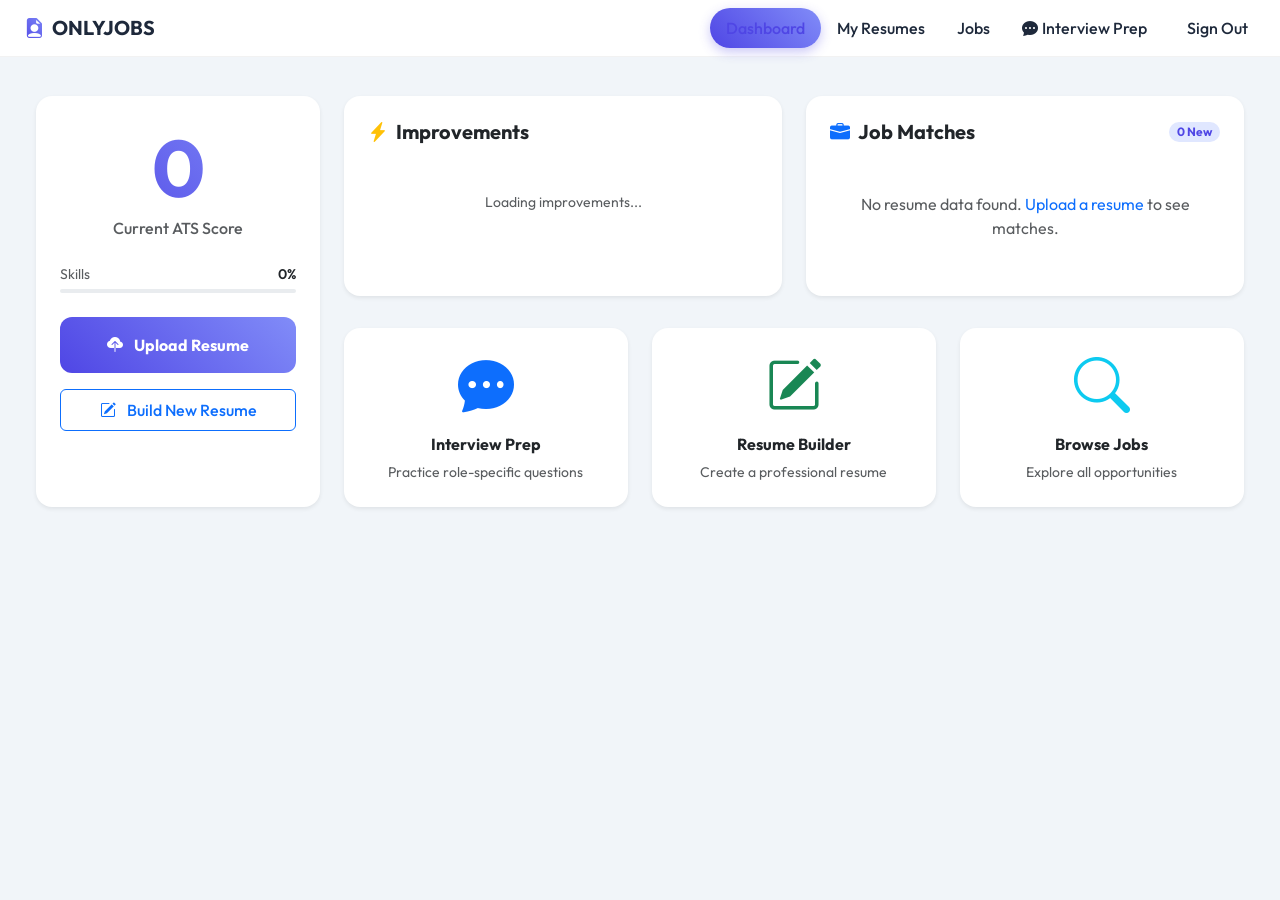
<file: ONLYJOBS/frontend/dashboard.html>
<!DOCTYPE html>
<html lang="en">
<head>
    <meta charset="UTF-8">
    <meta name="viewport" content="width=device-width, initial-scale=1.0">
    <title>Dashboard | ONLYJOBS</title>
    <link rel="preconnect" href="https://fonts.googleapis.com">
    <link rel="preconnect" href="https://fonts.gstatic.com" crossorigin>
    <link href="https://fonts.googleapis.com/css2?family=Outfit:wght@300;400;500;600;700&display=swap" rel="stylesheet">
    <link href="https://cdn.jsdelivr.net/npm/bootstrap@5.3.0/dist/css/bootstrap.min.css" rel="stylesheet">
    <link rel="stylesheet" href="https://cdn.jsdelivr.net/npm/bootstrap-icons@1.10.5/font/bootstrap-icons.css">
    <link rel="stylesheet" href="style.css">
</head>

<body class="dashboard-body">

    <nav class="navbar navbar-expand-lg navbar-dark glass-nav fixed-top">
        <div class="container-fluid px-4">
            <a class="navbar-brand fw-bold d-flex align-items-center gap-2" href="index.html">
                <i class="bi bi-file-earmark-person-fill text-primary-gradient"></i> ONLYJOBS
            </a>
            <button class="navbar-toggler" type="button" data-bs-toggle="collapse" data-bs-target="#navbarNav">
                <span class="navbar-toggler-icon"></span>
            </button>
            <div class="collapse navbar-collapse" id="navbarNav">
                <ul class="navbar-nav ms-auto align-items-center nav-pills" role="tablist">
                    <li class="nav-item">
                        <button class="nav-link active rounded-pill px-3" data-bs-toggle="pill" data-bs-target="#overview">Dashboard</button>
                    </li>
                    <li class="nav-item">
                        <button class="nav-link rounded-pill px-3" data-bs-toggle="pill" data-bs-target="#myresumes">My Resumes</button>
                    </li>
                    <li class="nav-item">
                        <button class="nav-link rounded-pill px-3" data-bs-toggle="pill" data-bs-target="#jobs">Jobs</button>
                    </li>
                    <li class="nav-item">
                        <a class="nav-link rounded-pill px-3" href="interview">
                            <i class="bi bi-chat-dots-fill me-1"></i>Interview Prep
                        </a>
                    </li>
                    <li class="nav-item ms-lg-3">
                         <a class="nav-link text-danger" href="index.html">Sign Out</a>
                    </li>
                </ul>
            </div>
        </div>
    </nav>

    <div class="container-fluid pt-5 mt-5 pb-5">
        <div class="tab-content" id="dashboardTabContent">

            <div class="tab-pane fade show active" id="overview" role="tabpanel">
                <div class="row g-4 px-lg-4">
                    <div class="col-lg-3">
                        <div class="card border-0 shadow-sm feature-card h-100">
                            <div class="card-body text-center p-4">
                                <div class="mb-4">
                                    <div class="display-1 fw-bold text-primary-gradient mb-0" id="atsScoreDisplay">0</div>
                                    <p class="text-muted fw-medium">Current ATS Score</p>
                                </div>
                                
                                <div class="mb-4 text-start">
                                    <div class="d-flex justify-content-between mb-1"><span class="small text-muted">Skills</span><span class="small fw-semibold" id="skillMatchPercent">0%</span></div>
                                    <div class="progress mb-2" style="height: 4px;"><div class="progress-bar bg-primary" id="skillMatchBar" style="width: 0%"></div></div>
                                </div>

                                <a href="upload.html" class="btn btn-primary w-100 py-3 fw-bold btn-gradient mb-3">
                                    <i class="bi bi-cloud-upload-fill me-2"></i> Upload Resume
                                </a>
                                
                                <a href="builder" class="btn btn-outline-primary w-100 py-2 fw-medium">
                                    <i class="bi bi-pencil-square me-2"></i> Build New Resume
                                </a>
                            </div>
                        </div>
                    </div>

                    <div class="col-lg-9">
                        <div class="row g-4">
                            <div class="col-md-6">
                                <div class="card border-0 shadow-sm feature-card h-100">
                                    <div class="card-header bg-transparent border-0 pt-4 px-4">
                                        <h5 class="fw-bold mb-0"><i class="bi bi-lightning-charge-fill text-warning me-2"></i>Improvements</h5>
                                    </div>
                                    <div class="card-body px-4">
                                        <div class="list-group list-group-flush" id="improvementsList">
                                            <div class="text-center py-4 text-muted small">Loading improvements...</div>
                                        </div>
                                    </div>
                                </div>
                            </div>

                            <div class="col-md-6">
                                <div class="card border-0 shadow-sm feature-card h-100">
                                    <div class="card-header bg-transparent border-0 pt-4 px-4 d-flex justify-content-between align-items-center">
                                        <h5 class="fw-bold mb-0"><i class="bi bi-briefcase-fill text-primary me-2"></i>Job Matches</h5>
                                        <span class="badge bg-primary-subtle text-primary rounded-pill" id="newJobsBadge">0 New</span>
                                    </div>
                                    <div class="card-body px-4" id="jobMatchesContainer">
                                         <div class="text-center py-4 text-muted small">Finding matching jobs...</div>
                                    </div>
                                </div>
                            </div>
                        </div>
                        
                        <!-- Quick Actions Row -->
                        <div class="row g-4 mt-2">
                            <div class="col-md-4">
                                <a href="interview" class="text-decoration-none">
                                    <div class="card border-0 shadow-sm feature-card h-100 text-center p-4 hover-lift">
                                        <i class="bi bi-chat-dots-fill text-primary display-4 mb-3"></i>
                                        <h6 class="fw-bold mb-2">Interview Prep</h6>
                                        <p class="small text-muted mb-0">Practice role-specific questions</p>
                                    </div>
                                </a>
                            </div>
                            <div class="col-md-4">
                                <a href="builder" class="text-decoration-none">
                                    <div class="card border-0 shadow-sm feature-card h-100 text-center p-4 hover-lift">
                                        <i class="bi bi-pencil-square text-success display-4 mb-3"></i>
                                        <h6 class="fw-bold mb-2">Resume Builder</h6>
                                        <p class="small text-muted mb-0">Create a professional resume</p>
                                    </div>
                                </a>
                            </div>
                            <div class="col-md-4">
                                <a href="#" class="text-decoration-none browse-jobs-link">
                                    <div class="card border-0 shadow-sm feature-card h-100 text-center p-4 hover-lift">
                                        <i class="bi bi-search text-info display-4 mb-3"></i>
                                        <h6 class="fw-bold mb-2">Browse Jobs</h6>
                                        <p class="small text-muted mb-0">Explore all opportunities</p>
                                    </div>
                                </a>
                            </div>
                        </div>
                    </div>
                </div>
            </div>

            <div class="tab-pane fade" id="myresumes" role="tabpanel">
                <div class="container px-lg-4 text-center py-5">
                    <h3 class="text-muted">My Resumes Section</h3>
                    <p>This section is visual only in this demo.</p>
                    <a href="builder" class="btn btn-primary btn-lg btn-gradient rounded-pill px-5 mt-3">
                        <i class="bi bi-plus-lg me-2"></i>Create New Resume
                    </a>
                </div>
            </div>

            <div class="tab-pane fade" id="jobs" role="tabpanel">
                 <div class="container px-lg-4 text-center py-5">
                    <h3 class="text-muted">Full Job Search</h3>
                    <p>This section is visual only in this demo.</p>
                    <button class="btn btn-primary btn-lg btn-gradient rounded-pill px-5 mt-3" onclick="alert('Job search feature coming soon!')">
                        <i class="bi bi-search me-2"></i>Search All Jobs
                    </button>
                </div>
            </div>

        </div>
    </div>

    <script src="https://cdn.jsdelivr.net/npm/bootstrap@5.3.0/dist/js/bootstrap.bundle.min.js"></script>
    <script src="script.js"></script>
</body>
</html>
</file>
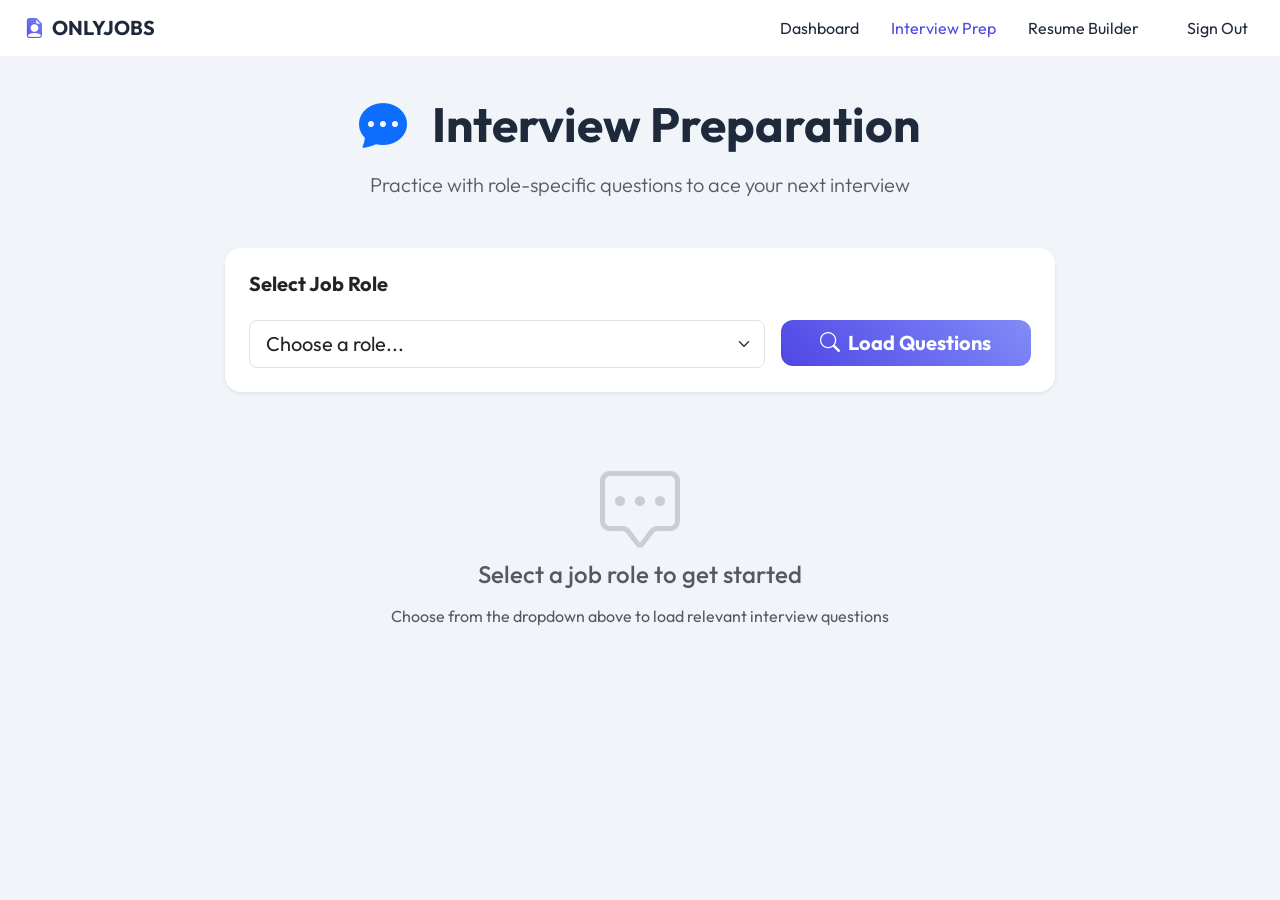
<file: ONLYJOBS/frontend/interview.html>
<!DOCTYPE html>
<html lang="en">
<head>
    <meta charset="UTF-8">
    <meta name="viewport" content="width=device-width, initial-scale=1.0">
    <title>Interview Prep | ONLYJOBS</title>
    <link rel="preconnect" href="https://fonts.googleapis.com">
    <link rel="preconnect" href="https://fonts.gstatic.com" crossorigin>
    <link href="https://fonts.googleapis.com/css2?family=Outfit:wght@300;400;500;600;700&display=swap" rel="stylesheet">
    <link href="https://cdn.jsdelivr.net/npm/bootstrap@5.3.0/dist/css/bootstrap.min.css" rel="stylesheet">
    <link rel="stylesheet" href="https://cdn.jsdelivr.net/npm/bootstrap-icons@1.10.5/font/bootstrap-icons.css">
    <link rel="stylesheet" href="style.css">
</head>

<body class="dashboard-body">

    <nav class="navbar navbar-expand-lg navbar-dark glass-nav fixed-top">
        <div class="container-fluid px-4">
            <a class="navbar-brand fw-bold d-flex align-items-center gap-2" href="index.html">
                <i class="bi bi-file-earmark-person-fill text-primary-gradient"></i> ONLYJOBS
            </a>
            <button class="navbar-toggler" type="button" data-bs-toggle="collapse" data-bs-target="#navbarNav">
                <span class="navbar-toggler-icon"></span>
            </button>
            <div class="collapse navbar-collapse" id="navbarNav">
                <ul class="navbar-nav ms-auto align-items-center gap-3">
                    <li class="nav-item">
                        <a class="nav-link" href="dashboard">Dashboard</a>
                    </li>
                    <li class="nav-item">
                        <a class="nav-link active" href="interview">Interview Prep</a>
                    </li>
                    <li class="nav-item">
                        <a class="nav-link" href="builder">Resume Builder</a>
                    </li>
                    <li class="nav-item ms-lg-3">
                         <a class="nav-link text-danger" href="index.html">Sign Out</a>
                    </li>
                </ul>
            </div>
        </div>
    </nav>

    <div class="container-fluid pt-5 mt-5 pb-5">
        <div class="row justify-content-center">
            <div class="col-lg-10 col-xl-8">
                
                <!-- Header Section -->
                <div class="text-center mb-5">
                    <h1 class="display-5 fw-bold mb-3">
                        <i class="bi bi-chat-dots-fill text-primary me-3"></i>
                        Interview Preparation
                    </h1>
                    <p class="lead text-muted">Practice with role-specific questions to ace your next interview</p>
                </div>

                <!-- Job Title Selection -->
                <div class="card border-0 shadow-sm feature-card mb-4">
                    <div class="card-body p-4">
                        <h5 class="fw-bold mb-4">Select Job Role</h5>
                        <div class="row g-3">
                            <div class="col-md-8">
                                <select class="form-select form-select-lg" id="jobRoleSelect">
                                    <option value="">Choose a role...</option>
                                    <option value="Frontend Web Developer">Frontend Web Developer</option>
                                    <option value="Web Developer">Web Developer</option>
                                    <option value="Social Media Manager">Social Media Manager</option>
                                    <option value="Network Engineer">Network Engineer</option>
                                    <option value="Quality Control Manager">Quality Control Manager</option>
                                    <option value="Generic">Other / General Questions</option>
                                </select>
                            </div>
                            <div class="col-md-4">
                                <button class="btn btn-primary btn-lg w-100 fw-bold btn-gradient" id="loadQuestionsBtn">
                                    <i class="bi bi-search me-2"></i>Load Questions
                                </button>
                            </div>
                        </div>
                    </div>
                </div>

                <!-- Loading State -->
                <div id="loadingState" class="text-center py-5 d-none">
                    <div class="spinner-border text-primary" role="status">
                        <span class="visually-hidden">Loading...</span>
                    </div>
                    <p class="text-muted mt-3">Loading interview questions...</p>
                </div>

                <!-- Questions Display -->
                <div id="questionsContainer" class="d-none">
                    
                    <!-- Technical Questions -->
                    <div class="card border-0 shadow-sm feature-card mb-4">
                        <div class="card-header bg-transparent border-0 pt-4 px-4">
                            <h5 class="fw-bold mb-0">
                                <i class="bi bi-code-square text-primary me-2"></i>
                                Technical Questions
                            </h5>
                        </div>
                        <div class="card-body px-4 pb-4">
                            <div id="technicalQuestions" class="list-group list-group-flush">
                                <!-- Questions will be inserted here -->
                            </div>
                        </div>
                    </div>

                    <!-- Behavioral Questions -->
                    <div class="card border-0 shadow-sm feature-card mb-4">
                        <div class="card-header bg-transparent border-0 pt-4 px-4">
                            <h5 class="fw-bold mb-0">
                                <i class="bi bi-people-fill text-success me-2"></i>
                                Behavioral Questions
                            </h5>
                        </div>
                        <div class="card-body px-4 pb-4">
                            <div id="behavioralQuestions" class="list-group list-group-flush">
                                <!-- Questions will be inserted here -->
                            </div>
                        </div>
                    </div>

                    <!-- Situational Questions -->
                    <div class="card border-0 shadow-sm feature-card mb-4">
                        <div class="card-header bg-transparent border-0 pt-4 px-4">
                            <h5 class="fw-bold mb-0">
                                <i class="bi bi-lightbulb-fill text-warning me-2"></i>
                                Situational Questions
                            </h5>
                        </div>
                        <div class="card-body px-4 pb-4">
                            <div id="situationalQuestions" class="list-group list-group-flush">
                                <!-- Questions will be inserted here -->
                            </div>
                        </div>
                    </div>

                    <!-- Action Buttons -->
                    <div class="text-center mt-4">
                        <button class="btn btn-outline-primary btn-lg px-5 rounded-pill me-3" id="refreshQuestionsBtn">
                            <i class="bi bi-arrow-clockwise me-2"></i>Get Different Questions
                        </button>
                        <button class="btn btn-outline-secondary btn-lg px-5 rounded-pill" onclick="window.print()">
                            <i class="bi bi-printer me-2"></i>Print Questions
                        </button>
                    </div>
                </div>

                <!-- Empty State -->
                <div id="emptyState" class="text-center py-5">
                    <i class="bi bi-chat-square-dots display-1 text-muted opacity-25 mb-4"></i>
                    <h4 class="text-muted mb-3">Select a job role to get started</h4>
                    <p class="text-muted">Choose from the dropdown above to load relevant interview questions</p>
                </div>

            </div>
        </div>
    </div>

    <script src="https://cdn.jsdelivr.net/npm/bootstrap@5.3.0/dist/js/bootstrap.bundle.min.js"></script>
    <script>
        // Interview Questions Handler
        const jobRoleSelect = document.getElementById('jobRoleSelect');
        const loadQuestionsBtn = document.getElementById('loadQuestionsBtn');
        const refreshQuestionsBtn = document.getElementById('refreshQuestionsBtn');
        const loadingState = document.getElementById('loadingState');
        const questionsContainer = document.getElementById('questionsContainer');
        const emptyState = document.getElementById('emptyState');

        let currentJobTitle = '';

        // Load questions on button click
        loadQuestionsBtn.addEventListener('click', loadInterviewQuestions);
        
        // Refresh questions
        if (refreshQuestionsBtn) {
            refreshQuestionsBtn.addEventListener('click', () => {
                if (currentJobTitle) {
                    loadInterviewQuestions();
                }
            });
        }

        async function loadInterviewQuestions() {
            const jobTitle = jobRoleSelect.value;
            
            if (!jobTitle) {
                alert('Please select a job role first');
                return;
            }

            currentJobTitle = jobTitle;

            // Show loading state
            emptyState.classList.add('d-none');
            questionsContainer.classList.add('d-none');
            loadingState.classList.remove('d-none');

            try {
                const response = await fetch('/api/interview_questions', {
                    method: 'POST',
                    headers: {
                        'Content-Type': 'application/json',
                    },
                    body: JSON.stringify({
                        job_title: jobTitle
                    })
                });

                if (!response.ok) {
                    throw new Error('Failed to fetch questions');
                }

                const data = await response.json();

                if (data.success && data.questions) {
                    displayQuestions(data.questions);
                    
                    // Hide loading, show questions
                    loadingState.classList.add('d-none');
                    questionsContainer.classList.remove('d-none');
                } else {
                    throw new Error('Invalid response format');
                }

            } catch (error) {
                console.error('Error loading questions:', error);
                loadingState.classList.add('d-none');
                emptyState.classList.remove('d-none');
                alert('Failed to load interview questions. Please try again.');
            }
        }

        function displayQuestions(questions) {
            // Display Technical Questions
            const technicalContainer = document.getElementById('technicalQuestions');
            technicalContainer.innerHTML = '';
            
            if (questions.technical && questions.technical.length > 0) {
                questions.technical.forEach((q, index) => {
                    technicalContainer.innerHTML += createQuestionCard(q, index + 1, 'primary');
                });
            } else {
                technicalContainer.innerHTML = '<p class="text-muted text-center py-3">No technical questions available</p>';
            }

            // Display Behavioral Questions
            const behavioralContainer = document.getElementById('behavioralQuestions');
            behavioralContainer.innerHTML = '';
            
            if (questions.behavioral && questions.behavioral.length > 0) {
                questions.behavioral.forEach((q, index) => {
                    behavioralContainer.innerHTML += createQuestionCard(q, index + 1, 'success');
                });
            } else {
                behavioralContainer.innerHTML = '<p class="text-muted text-center py-3">No behavioral questions available</p>';
            }

            // Display Situational Questions
            const situationalContainer = document.getElementById('situationalQuestions');
            situationalContainer.innerHTML = '';
            
            if (questions.situational && questions.situational.length > 0) {
                questions.situational.forEach((q, index) => {
                    situationalContainer.innerHTML += createQuestionCard(q, index + 1, 'warning');
                });
            } else {
                situationalContainer.innerHTML = '<p class="text-muted text-center py-3">No situational questions available</p>';
            }
        }

        function createQuestionCard(question, number, color) {
            return `
                <div class="list-group-item bg-transparent border-0 px-0 py-3">
                    <div class="d-flex gap-3 align-items-start">
                        <span class="badge bg-${color}-subtle text-${color} rounded-circle d-flex align-items-center justify-content-center" 
                              style="width: 32px; height: 32px; font-weight: 600;">
                            ${number}
                        </span>
                        <div class="flex-grow-1">
                            <p class="mb-2 fw-medium">${question}</p>
                            <div class="d-flex gap-2">
                                <button class="btn btn-sm btn-outline-${color} rounded-pill" 
                                        onclick="toggleAnswer(this)">
                                    <i class="bi bi-lightbulb me-1"></i>Show Tips
                                </button>
                            </div>
                            <div class="answer-section d-none mt-3 p-3 bg-${color}-subtle rounded-3">
                                <p class="small mb-0 text-muted">
                                    <strong>Tip:</strong> Use the STAR method (Situation, Task, Action, Result) to structure your answer. 
                                    Be specific with examples from your experience.
                                </p>
                            </div>
                        </div>
                    </div>
                </div>
            `;
        }

        function toggleAnswer(button) {
            const answerSection = button.parentElement.nextElementSibling;
            const icon = button.querySelector('i');
            
            if (answerSection.classList.contains('d-none')) {
                answerSection.classList.remove('d-none');
                button.innerHTML = '<i class="bi bi-x-lg me-1"></i>Hide Tips';
            } else {
                answerSection.classList.add('d-none');
                button.innerHTML = '<i class="bi bi-lightbulb me-1"></i>Show Tips';
            }
        }

        // Check if there's a recommended job from dashboard
        window.addEventListener('DOMContentLoaded', () => {
            const urlParams = new URLSearchParams(window.location.search);
            const jobTitle = urlParams.get('job');
            
            if (jobTitle) {
                jobRoleSelect.value = jobTitle;
                loadInterviewQuestions();
            }
        });
    </script>
</body>
</html>
</file>
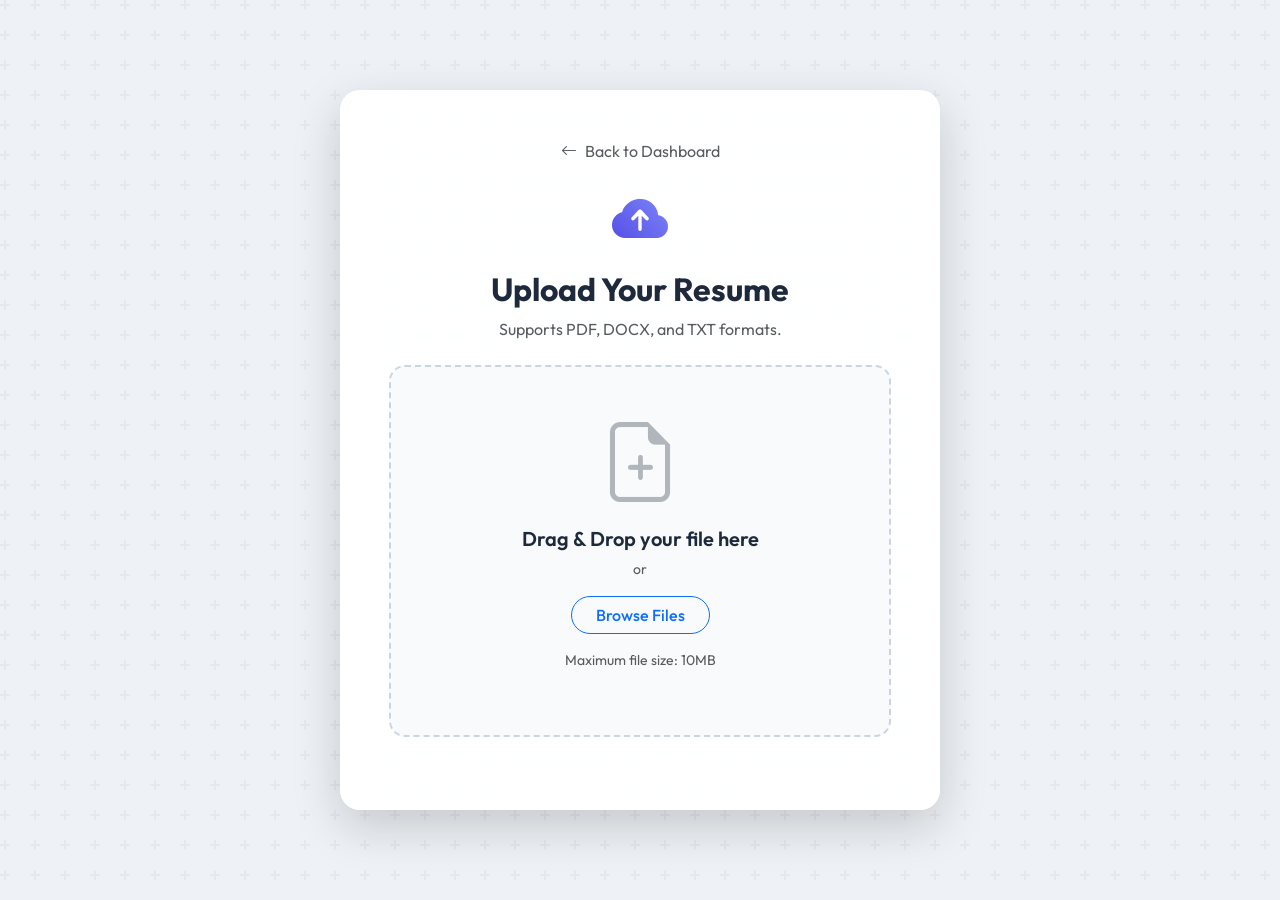
<file: ONLYJOBS/frontend/upload.html>
<!DOCTYPE html>
<html lang="en">

<head>
    <meta charset="UTF-8">
    <meta name="viewport" content="width=device-width, initial-scale=1.0">
    <title>Upload Resume | Resume Builder</title>
    <!-- Google Fonts -->
    <link rel="preconnect" href="https://fonts.googleapis.com">
    <link rel="preconnect" href="https://fonts.gstatic.com" crossorigin>
    <link href="https://fonts.googleapis.com/css2?family=Outfit:wght@300;400;500;600;700&display=swap" rel="stylesheet">
    <!-- Bootstrap 5 CSS -->
    <link href="https://cdn.jsdelivr.net/npm/bootstrap@5.3.0/dist/css/bootstrap.min.css" rel="stylesheet">
    <!-- Bootstrap Icons -->
    <link rel="stylesheet" href="https://cdn.jsdelivr.net/npm/bootstrap-icons@1.10.5/font/bootstrap-icons.css">
    <!-- Custom CSS -->
    <link rel="stylesheet" href="style.css">
</head>

<body>

    <div class="main-container d-flex align-items-center justify-content-center min-vh-100">
        <div class="login-card p-4 p-md-5 shadow-lg upload-card-width text-center">

            <a href="/dashboard"
                class="text-decoration-none text-muted mb-4 d-inline-block d-flex align-items-center justify-content-center gap-2 back-link">
                <i class="bi bi-arrow-left"></i> Back to Dashboard
            </a>

            <div class="mb-4">
                <div class="brand-logo mb-3">
                    <i class="bi bi-cloud-arrow-up-fill display-4 text-primary-gradient"></i>
                </div>
                <h2 class="fw-bold mb-2">Upload Your Resume</h2>
                <p class="text-muted">Supports PDF, DOCX, and TXT formats.</p>
            </div>

            <!-- Upload Zone -->
            <div class="upload-zone p-5 mb-4 d-flex flex-column align-items-center justify-content-center"
                id="dropZone">
                <i class="bi bi-file-earmark-plus display-1 text-secondary mb-3 opacity-50"></i>
                <h5 class="fw-semibold mb-2">Drag & Drop your file here</h5>
                <p class="text-muted small mb-3">or</p>
                <label for="fileInput" class="btn btn-outline-primary fw-medium px-4 rounded-pill">
                    Browse Files
                </label>
                <input type="file" id="fileInput" class="d-none" accept=".pdf,.docx,.txt,.doc">
                <p class="text-muted small mt-3">Maximum file size: 10MB</p>
            </div>

            <!-- Upload Progress -->
            <div id="uploadProgress" class="d-none text-start">
                <div class="d-flex justify-content-between mb-2">
                    <span class="fw-medium small" id="fileName">resume.pdf</span>
                    <span class="fw-bold small text-primary" id="progressText">0%</span>
                </div>
                <div class="progress mb-3" style="height: 8px; border-radius: 10px;">
                    <div class="progress-bar bg-gradient-primary" role="progressbar" style="width: 0%" aria-valuenow="0"
                        aria-valuemin="0" aria-valuemax="100"></div>
                </div>
                <p class="text-success small mt-2 d-none" id="uploadSuccess">
                    <i class="bi bi-check-circle-fill"></i> Upload Complete! Analyzing resume...
                </p>
            </div>

        </div>
    </div>

    <!-- Bootstrap JS Bundle -->
    <script src="https://cdn.jsdelivr.net/npm/bootstrap@5.3.0/dist/js/bootstrap.bundle.min.js"></script>
    <script src="script.js"></script>
</body>

</html>
</file>
<file: frontend/style.css>
@media print {
    /* Hide everything except the resume paper */
    .navbar, .builder-sidebar, #nextBtn, #prevBtn, .btn, .preview-container {
        display: none !important;
    }
    
    /* Reset the preview container positioning for the printer */
    .preview-container {
        position: static !important;
        padding: 0 !important;
        margin: 0 !important;
        width: 100% !important;
        offset: 0 !important;
    }

    .resume-paper {
        box-shadow: none !important;
        border: none !important;
        margin: 0 !important;
        padding: 0 !important;
        width: 100% !important;
    }
    
    body {
        background: white !important;
    }
}
/* Custom CSS for Resume Builder & Dashboard */
:root {
    --primary-color: #4f46e5;
    --secondary-color: #818cf8;
    --accent-color: #c7d2fe;
    --dark-bg: #f8fafc;
    --text-dark: #1e293b;
    --glass-bg: rgba(255, 255, 255, 0.95);
}

body {
    font-family: 'Outfit', sans-serif;
    background-color: var(--dark-bg);
    background-image:
        radial-gradient(at 0% 0%, hsla(253, 16%, 7%, 1) 0, transparent 50%),
        radial-gradient(at 50% 0%, hsla(225, 39%, 30%, 1) 0, transparent 50%),
        radial-gradient(at 100% 0%, hsla(339, 49%, 30%, 1) 0, transparent 50%);
    background-size: cover;
    background-attachment: fixed;
    color: var(--text-dark);
}

.main-container {
    background: linear-gradient(135deg, #f5f7fa 0%, #c3cfe2 100%);
    background: #eef2f6 url("data:image/svg+xml,%3Csvg width='60' height='60' viewBox='0 0 60 60' xmlns='http://www.w3.org/2000/svg'%3E%3Cg fill='none' fill-rule='evenodd'%3E%3Cg fill='%239C92AC' fill-opacity='0.1'%3E%3Cpath d='M36 34v-4h-2v4h-4v2h4v4h2v-4h4v-2h-4zm0-30V0h-2v4h-4v2h4v4h2V6h4V4h-4zM6 34v-4H4v4H0v2h4v4h2v-4h4v-2H6zM6 4V0H4v4H0v2h4v4h2V6h4V4H6z'/%3E%3C/g%3E%3C/g%3E%3C/svg%3E");
}

.login-card {
    width: 100%;
    max-width: 450px;
    border-radius: 20px;
    background: var(--glass-bg);
    backdrop-filter: blur(10px);
    -webkit-backdrop-filter: blur(10px);
    border: 1px solid rgba(255, 255, 255, 0.6);
    transition: transform 0.3s ease, box-shadow 0.3s ease;
}

.login-card:hover {
    transform: translateY(-5px);
    box-shadow: 0 20px 40px rgba(0, 0, 0, 0.1) !important;
}

.text-primary-gradient {
    background: -webkit-linear-gradient(45deg, var(--primary-color), var(--secondary-color));
    -webkit-background-clip: text;
    -webkit-text-fill-color: transparent;
    background-clip: text;
}

.form-control {
    border-radius: 12px;
    border: 2px solid #e2e8f0;
    padding: 1rem 0.75rem;
    font-size: 0.95rem;
    background-color: #f8fafc;
    transition: all 0.2s;
}

.form-control:focus {
    border-color: var(--primary-color);
    box-shadow: 0 0 0 4px rgba(79, 70, 229, 0.1);
    background-color: #fff;
}

.form-floating>label {
    padding: 1rem 0.75rem;
}

.btn-gradient {
    background: linear-gradient(45deg, var(--primary-color), var(--secondary-color));
    border: none;
    border-radius: 12px;
    transition: all 0.3s ease;
}

.btn-gradient:hover {
    background: linear-gradient(45deg, var(--secondary-color), var(--primary-color));
    transform: translateY(-2px);
    box-shadow: 0 4px 12px rgba(79, 70, 229, 0.3);
}

.btn-outline-secondary {
    border-radius: 12px;
    border-color: #e2e8f0;
    color: var(--text-dark);
    font-weight: 500;
}

.btn-outline-secondary:hover {
    background-color: #f1f5f9;
    color: var(--text-dark);
    border-color: #cbd5e1;
}

.password-toggle {
    position: absolute;
    right: 15px;
    top: 50%;
    transform: translateY(-50%);
    cursor: pointer;
    color: #94a3b8;
    z-index: 5;
    font-size: 1.2rem;
    transition: color 0.2s;
}

.password-toggle:hover {
    color: var(--primary-color);
}

/* Animations */
@keyframes fadeIn {
    from { opacity: 0; transform: translateY(20px); }
    to { opacity: 1; transform: translateY(0); }
}

/* --- Dashboard Styles --- */
.dashboard-body {
    background-color: #f1f5f9;
    background-image: none;
}

.glass-nav {
    background: rgba(255, 255, 255, 0.95);
    backdrop-filter: blur(10px);
    -webkit-backdrop-filter: blur(10px);
    border-bottom: 1px solid rgba(0, 0, 0, 0.05);
}

.glass-nav .navbar-brand, .glass-nav .nav-link { color: var(--text-dark) !important; }
.glass-nav .nav-link:hover, .glass-nav .nav-link.active { color: var(--primary-color) !important; }

.feature-card {
    background: #fff;
    border-radius: 16px;
    transition: transform 0.3s ease, box-shadow 0.3s ease;
    overflow: hidden;
}

.feature-card:hover {
    transform: translateY(-5px);
    box-shadow: 0 10px 30px rgba(0, 0, 0, 0.08) !important;
}

.list-group-item { transition: background-color 0.2s; }
.list-group-item:hover { background-color: #f8fafc !important; }

/* --- Upload Page Styles --- */
.upload-card-width { max-width: 600px; }
.upload-zone {
    border: 2px dashed #cbd5e1;
    border-radius: 16px;
    background-color: #f8fafc;
    transition: all 0.3s ease;
    cursor: pointer;
}
.upload-zone.dragover {
    border-color: var(--primary-color);
    background-color: #e0e7ff;
}
.upload-zone:hover { border-color: var(--secondary-color); }
.back-link:hover { color: var(--primary-color) !important; }
.bg-gradient-primary { background: linear-gradient(90deg, var(--primary-color), var(--secondary-color)); }
.text-purple { color: #a855f7; }
.badge.bg-primary-subtle { background-color: #e0e7ff !important; color: var(--primary-color) !important; }

/* Landing Page Styles */
.landing-body { background: #fff; background-image: none; }
.hero-section { background: radial-gradient(circle at 10% 20%, rgb(242, 246, 252) 0%, rgb(255, 255, 255) 90%); overflow: hidden; }

/* Hero Blobs */
.absolute-blob { position: absolute; border-radius: 50%; filter: blur(80px); z-index: 0; }
.blob-1 { width: 300px; height: 300px; background: rgba(79, 70, 229, 0.2); top: -50px; right: -50px; }
.blob-2 { width: 250px; height: 250px; background: rgba(199, 210, 254, 0.4); bottom: -50px; left: 20%; }

.transform-perspective {
    transform: perspective(1000px) rotateY(-5deg) rotateX(2deg);
    transition: transform 0.5s ease;
}
.transform-perspective:hover { transform: perspective(1000px) rotateY(0deg) rotateX(0deg); }

.floating-card { border: 1px solid rgba(0, 0, 0, 0.05); }
.card-1 { top: 20%; left: -30px; animation: float 6s ease-in-out infinite; }
.card-2 { bottom: 20%; right: -20px; animation: float 5s ease-in-out infinite reverse; }

@keyframes float {
    0% { transform: translateY(0px); }
    50% { transform: translateY(-15px); }
    100% { transform: translateY(0px); }
}

/* --- Builder Page Styles --- */
.builder-body {
    background-color: #f1f5f9;
    background-image: radial-gradient(circle at 10% 20%, rgb(242, 246, 252) 0%, rgb(255, 255, 255) 90%);
    overflow-x: hidden;
}
.builder-sidebar {
    background: rgba(255, 255, 255, 0.95);
    backdrop-filter: blur(10px);
    border-right: 1px solid rgba(226, 232, 240, 0.8);
    box-shadow: 5px 0 15px rgba(0, 0, 0, 0.03);
}
.custom-scrollbar::-webkit-scrollbar { width: 6px; }
.custom-scrollbar::-webkit-scrollbar-track { background: transparent; }
.custom-scrollbar::-webkit-scrollbar-thumb {
    background: #cbd5e1;
    border-radius: 10px;
    border: 2px solid transparent;
    background-clip: content-box;
}
.custom-scrollbar::-webkit-scrollbar-thumb:hover { background-color: #94a3b8; }

/* Stepper */
.step-indicator {
    display: flex; flex-direction: column; align-items: center; gap: 4px;
    opacity: 0.6; transition: all 0.3s cubic-bezier(0.4, 0, 0.2, 1); cursor: pointer; position: relative;
}
.step-indicator:hover { opacity: 0.8; }
.step-indicator.active { opacity: 1; transform: translateY(-2px); }
.step-number {
    width: 32px; height: 32px; background: #fff; border: 2px solid #e2e8f0; color: #64748b;
    border-radius: 50%; display: flex; align-items: center; justify-content: center;
    font-size: 0.85rem; font-weight: 700; box-shadow: 0 2px 4px rgba(0, 0, 0, 0.05); transition: all 0.3s ease; z-index: 2;
}
.step-indicator.active .step-number {
    background: linear-gradient(135deg, var(--primary-color), var(--secondary-color));
    border-color: transparent; color: white; box-shadow: 0 4px 10px rgba(79, 70, 229, 0.3);
}
.step-label { font-size: 0.7rem; font-weight: 600; margin-top: 4px; text-transform: uppercase; letter-spacing: 0.5px; }
.step-line { flex-grow: 1; height: 2px; background: #e2e8f0; margin: 0 10px; max-width: 40px; position: relative; top: -12px; }

/* Resume Preview */
.preview-container {
    background-color: #e2e8f0;
    background-image: radial-gradient(#cbd5e1 1px, transparent 1px), radial-gradient(#cbd5e1 1px, transparent 1px);
    background-size: 20px 20px; background-position: 0 0, 10px 10px; box-shadow: inset 10px 0 20px rgba(0, 0, 0, 0.05);
}
.resume-paper {
    width: 100%; max-width: 21cm; min-height: 29.7cm; background: white;
    font-family: 'Times New Roman', Times, serif; padding: 2.5cm 2cm;
    box-shadow: 0 4px 6px -1px rgba(0, 0, 0, 0.1), 0 20px 25px -5px rgba(0, 0, 0, 0.1);
    transform-origin: top center; transition: transform 0.3s ease;
}
.resume-paper h1.display-5 { font-size: 2.5rem; color: #0f172a; font-family: 'Outfit', sans-serif; letter-spacing: -1px; }
.resume-paper .text-primary { color: var(--primary-color) !important; }
.resume-section-header { border-bottom: 2px solid #f1f5f9; padding-bottom: 8px; margin-bottom: 16px; }

/* Dashboard Tabs */
.nav-pills .nav-link { color: var(--text-dark); font-weight: 500; transition: all 0.3s; }
.nav-pills .nav-link.active, .nav-pills .show>.nav-link {
    background: linear-gradient(45deg, var(--primary-color), var(--secondary-color)); color: white; box-shadow: 0 4px 12px rgba(79, 70, 229, 0.3);
}
.nav-pills .nav-link:hover:not(.active) { background-color: rgba(79, 70, 229, 0.05); color: var(--primary-color); }

.hover-lift {
    transition: transform 0.3s ease, box-shadow 0.3s ease;
    cursor: pointer;
}

.hover-lift:hover {
    transform: translateY(-5px);
    box-shadow: 0 15px 35px rgba(0, 0, 0, 0.12) !important;
}

/* Interview page specific styles */
.answer-section {
    animation: slideDown 0.3s ease-out;
}

@keyframes slideDown {
    from {
        opacity: 0;
        transform: translateY(-10px);
    }
    to {
        opacity: 1;
        transform: translateY(0);
    }
}

/* Print styles for interview questions */
@media print {
    .navbar, .btn, .no-print {
        display: none !important;
    }
    
    .card {
        break-inside: avoid;
        page-break-inside: avoid;
    }
    
    body {
        background: white !important;
    }
}

/* Mobile Optimization for Resume Builder */
@media (max-width: 991.98px) {
    .builder-sidebar {
        position: relative !important; /* Unfix the sidebar */
        top: 0 !important;
        height: auto !important;
        border-right: none !important;
        border-bottom: 1px solid #dee2e6;
        z-index: 5;
    }

    .preview-container {
        margin-left: 0 !important;
        padding: 20px !important;
        background-color: #f8f9fa; /* Light grey to distinguish from form */
    }

    /* Make the resume paper scale down so it fits mobile screens */
    .resume-paper {
        transform: scale(0.8);
        transform-origin: top center;
        width: 100% !important;
        min-width: unset !important;
    }

    /* Adjust navbar height for smaller screens */
    .glass-nav {
        height: auto !important;
        padding: 10px 0;
    }

    .step-indicator .step-label {
        display: none; /* Hide text labels on mobile to save space */
    }
}
.resume-paper {
    background: white;
    width: 210mm; /* Standard A4 Width */
    min-height: 297mm;
    padding: 20mm;
    margin: 0 auto;
    box-shadow: 0 10px 30px rgba(0,0,0,0.1);
    border-radius: 4px;
    transition: all 0.3s ease;
}

/* Specific spacing for the resume header */
.letter-spacing-1 {
    letter-spacing: 1px;
}

.spacing-header {
    border-bottom: 2px solid var(--bs-primary);
    padding-bottom: 5px;
    margin-bottom: 15px;
}
.preview-container {
    background-color: #e9ecef; /* A slightly darker grey to make the white paper 'pop' */
    overflow-x: auto;
    display: flex;
    align-items: flex-start;
    overflow-x: auto; 
    display: flex;
    justify-content: center;
    align-items: flex-start;
}
</file>
<file: ONLYJOBS/frontend/style.css>
/* Custom CSS for Resume Builder & Dashboard */
:root {
    --primary-color: #4f46e5;
    --secondary-color: #818cf8;
    --accent-color: #c7d2fe;
    --dark-bg: #f8fafc;
    --text-dark: #1e293b;
    --glass-bg: rgba(255, 255, 255, 0.95);
}

body {
    font-family: 'Outfit', sans-serif;
    background-color: var(--dark-bg);
    background-image:
        radial-gradient(at 0% 0%, hsla(253, 16%, 7%, 1) 0, transparent 50%),
        radial-gradient(at 50% 0%, hsla(225, 39%, 30%, 1) 0, transparent 50%),
        radial-gradient(at 100% 0%, hsla(339, 49%, 30%, 1) 0, transparent 50%);
    background-size: cover;
    background-attachment: fixed;
    color: var(--text-dark);
}

.main-container {
    background: linear-gradient(135deg, #f5f7fa 0%, #c3cfe2 100%);
    background: #eef2f6 url("data:image/svg+xml,%3Csvg width='60' height='60' viewBox='0 0 60 60' xmlns='http://www.w3.org/2000/svg'%3E%3Cg fill='none' fill-rule='evenodd'%3E%3Cg fill='%239C92AC' fill-opacity='0.1'%3E%3Cpath d='M36 34v-4h-2v4h-4v2h4v4h2v-4h4v-2h-4zm0-30V0h-2v4h-4v2h4v4h2V6h4V4h-4zM6 34v-4H4v4H0v2h4v4h2v-4h4v-2H6zM6 4V0H4v4H0v2h4v4h2V6h4V4H6z'/%3E%3C/g%3E%3C/g%3E%3C/svg%3E");
}

.login-card {
    width: 100%;
    max-width: 450px;
    border-radius: 20px;
    background: var(--glass-bg);
    backdrop-filter: blur(10px);
    -webkit-backdrop-filter: blur(10px);
    border: 1px solid rgba(255, 255, 255, 0.6);
    transition: transform 0.3s ease, box-shadow 0.3s ease;
}

.login-card:hover {
    transform: translateY(-5px);
    box-shadow: 0 20px 40px rgba(0, 0, 0, 0.1) !important;
}

.text-primary-gradient {
    background: -webkit-linear-gradient(45deg, var(--primary-color), var(--secondary-color));
    -webkit-background-clip: text;
    -webkit-text-fill-color: transparent;
    background-clip: text;
}

.form-control {
    border-radius: 12px;
    border: 2px solid #e2e8f0;
    padding: 1rem 0.75rem;
    font-size: 0.95rem;
    background-color: #f8fafc;
    transition: all 0.2s;
}

.form-control:focus {
    border-color: var(--primary-color);
    box-shadow: 0 0 0 4px rgba(79, 70, 229, 0.1);
    background-color: #fff;
}

.form-floating>label {
    padding: 1rem 0.75rem;
}

.btn-gradient {
    background: linear-gradient(45deg, var(--primary-color), var(--secondary-color));
    border: none;
    border-radius: 12px;
    transition: all 0.3s ease;
}

.btn-gradient:hover {
    background: linear-gradient(45deg, var(--secondary-color), var(--primary-color));
    transform: translateY(-2px);
    box-shadow: 0 4px 12px rgba(79, 70, 229, 0.3);
}

.btn-outline-secondary {
    border-radius: 12px;
    border-color: #e2e8f0;
    color: var(--text-dark);
    font-weight: 500;
}

.btn-outline-secondary:hover {
    background-color: #f1f5f9;
    color: var(--text-dark);
    border-color: #cbd5e1;
}

.password-toggle {
    position: absolute;
    right: 15px;
    top: 50%;
    transform: translateY(-50%);
    cursor: pointer;
    color: #94a3b8;
    z-index: 5;
    font-size: 1.2rem;
    transition: color 0.2s;
}

.password-toggle:hover {
    color: var(--primary-color);
}

/* Animations */
@keyframes fadeIn {
    from { opacity: 0; transform: translateY(20px); }
    to { opacity: 1; transform: translateY(0); }
}

/* --- Dashboard Styles --- */
.dashboard-body {
    background-color: #f1f5f9;
    background-image: none;
}

.glass-nav {
    background: rgba(255, 255, 255, 0.95);
    backdrop-filter: blur(10px);
    -webkit-backdrop-filter: blur(10px);
    border-bottom: 1px solid rgba(0, 0, 0, 0.05);
}

.glass-nav .navbar-brand, .glass-nav .nav-link { color: var(--text-dark) !important; }
.glass-nav .nav-link:hover, .glass-nav .nav-link.active { color: var(--primary-color) !important; }

.feature-card {
    background: #fff;
    border-radius: 16px;
    transition: transform 0.3s ease, box-shadow 0.3s ease;
    overflow: hidden;
}

.feature-card:hover {
    transform: translateY(-5px);
    box-shadow: 0 10px 30px rgba(0, 0, 0, 0.08) !important;
}

.list-group-item { transition: background-color 0.2s; }
.list-group-item:hover { background-color: #f8fafc !important; }

/* --- Upload Page Styles --- */
.upload-card-width { max-width: 600px; }
.upload-zone {
    border: 2px dashed #cbd5e1;
    border-radius: 16px;
    background-color: #f8fafc;
    transition: all 0.3s ease;
    cursor: pointer;
}
.upload-zone.dragover {
    border-color: var(--primary-color);
    background-color: #e0e7ff;
}
.upload-zone:hover { border-color: var(--secondary-color); }
.back-link:hover { color: var(--primary-color) !important; }
.bg-gradient-primary { background: linear-gradient(90deg, var(--primary-color), var(--secondary-color)); }
.text-purple { color: #a855f7; }
.badge.bg-primary-subtle { background-color: #e0e7ff !important; color: var(--primary-color) !important; }

/* Landing Page Styles */
.landing-body { background: #fff; background-image: none; }
.hero-section { background: radial-gradient(circle at 10% 20%, rgb(242, 246, 252) 0%, rgb(255, 255, 255) 90%); overflow: hidden; }

/* Hero Blobs */
.absolute-blob { position: absolute; border-radius: 50%; filter: blur(80px); z-index: 0; }
.blob-1 { width: 300px; height: 300px; background: rgba(79, 70, 229, 0.2); top: -50px; right: -50px; }
.blob-2 { width: 250px; height: 250px; background: rgba(199, 210, 254, 0.4); bottom: -50px; left: 20%; }

.transform-perspective {
    transform: perspective(1000px) rotateY(-5deg) rotateX(2deg);
    transition: transform 0.5s ease;
}
.transform-perspective:hover { transform: perspective(1000px) rotateY(0deg) rotateX(0deg); }

.floating-card { border: 1px solid rgba(0, 0, 0, 0.05); }
.card-1 { top: 20%; left: -30px; animation: float 6s ease-in-out infinite; }
.card-2 { bottom: 20%; right: -20px; animation: float 5s ease-in-out infinite reverse; }

@keyframes float {
    0% { transform: translateY(0px); }
    50% { transform: translateY(-15px); }
    100% { transform: translateY(0px); }
}

/* --- Builder Page Styles --- */
.builder-body {
    background-color: #f1f5f9;
    background-image: radial-gradient(circle at 10% 20%, rgb(242, 246, 252) 0%, rgb(255, 255, 255) 90%);
    overflow-x: hidden;
}
.builder-sidebar {
    background: rgba(255, 255, 255, 0.95);
    backdrop-filter: blur(10px);
    border-right: 1px solid rgba(226, 232, 240, 0.8);
    box-shadow: 5px 0 15px rgba(0, 0, 0, 0.03);
}
.custom-scrollbar::-webkit-scrollbar { width: 6px; }
.custom-scrollbar::-webkit-scrollbar-track { background: transparent; }
.custom-scrollbar::-webkit-scrollbar-thumb {
    background: #cbd5e1;
    border-radius: 10px;
    border: 2px solid transparent;
    background-clip: content-box;
}
.custom-scrollbar::-webkit-scrollbar-thumb:hover { background-color: #94a3b8; }

/* Stepper */
.step-indicator {
    display: flex; flex-direction: column; align-items: center; gap: 4px;
    opacity: 0.6; transition: all 0.3s cubic-bezier(0.4, 0, 0.2, 1); cursor: pointer; position: relative;
}
.step-indicator:hover { opacity: 0.8; }
.step-indicator.active { opacity: 1; transform: translateY(-2px); }
.step-number {
    width: 32px; height: 32px; background: #fff; border: 2px solid #e2e8f0; color: #64748b;
    border-radius: 50%; display: flex; align-items: center; justify-content: center;
    font-size: 0.85rem; font-weight: 700; box-shadow: 0 2px 4px rgba(0, 0, 0, 0.05); transition: all 0.3s ease; z-index: 2;
}
.step-indicator.active .step-number {
    background: linear-gradient(135deg, var(--primary-color), var(--secondary-color));
    border-color: transparent; color: white; box-shadow: 0 4px 10px rgba(79, 70, 229, 0.3);
}
.step-label { font-size: 0.7rem; font-weight: 600; margin-top: 4px; text-transform: uppercase; letter-spacing: 0.5px; }
.step-line { flex-grow: 1; height: 2px; background: #e2e8f0; margin: 0 10px; max-width: 40px; position: relative; top: -12px; }

/* Resume Preview */
.preview-container {
    background-color: #e2e8f0;
    background-image: radial-gradient(#cbd5e1 1px, transparent 1px), radial-gradient(#cbd5e1 1px, transparent 1px);
    background-size: 20px 20px; background-position: 0 0, 10px 10px; box-shadow: inset 10px 0 20px rgba(0, 0, 0, 0.05);
}
.resume-paper {
    width: 100%; max-width: 21cm; min-height: 29.7cm; background: white;
    font-family: 'Times New Roman', Times, serif; padding: 2.5cm 2cm;
    box-shadow: 0 4px 6px -1px rgba(0, 0, 0, 0.1), 0 20px 25px -5px rgba(0, 0, 0, 0.1);
    transform-origin: top center; transition: transform 0.3s ease;
}
.resume-paper h1.display-5 { font-size: 2.5rem; color: #0f172a; font-family: 'Outfit', sans-serif; letter-spacing: -1px; }
.resume-paper .text-primary { color: var(--primary-color) !important; }
.resume-section-header { border-bottom: 2px solid #f1f5f9; padding-bottom: 8px; margin-bottom: 16px; }

/* Dashboard Tabs */
.nav-pills .nav-link { color: var(--text-dark); font-weight: 500; transition: all 0.3s; }
.nav-pills .nav-link.active, .nav-pills .show>.nav-link {
    background: linear-gradient(45deg, var(--primary-color), var(--secondary-color)); color: white; box-shadow: 0 4px 12px rgba(79, 70, 229, 0.3);
}
.nav-pills .nav-link:hover:not(.active) { background-color: rgba(79, 70, 229, 0.05); color: var(--primary-color); }

.hover-lift {
    transition: transform 0.3s ease, box-shadow 0.3s ease;
    cursor: pointer;
}

.hover-lift:hover {
    transform: translateY(-5px);
    box-shadow: 0 15px 35px rgba(0, 0, 0, 0.12) !important;
}

/* Interview page specific styles */
.answer-section {
    animation: slideDown 0.3s ease-out;
}

@keyframes slideDown {
    from {
        opacity: 0;
        transform: translateY(-10px);
    }
    to {
        opacity: 1;
        transform: translateY(0);
    }
}

/* Print styles for interview questions */
@media print {
    .navbar, .btn, .no-print {
        display: none !important;
    }
    
    .card {
        break-inside: avoid;
        page-break-inside: avoid;
    }
    
    body {
        background: white !important;
    }
}
</file>
